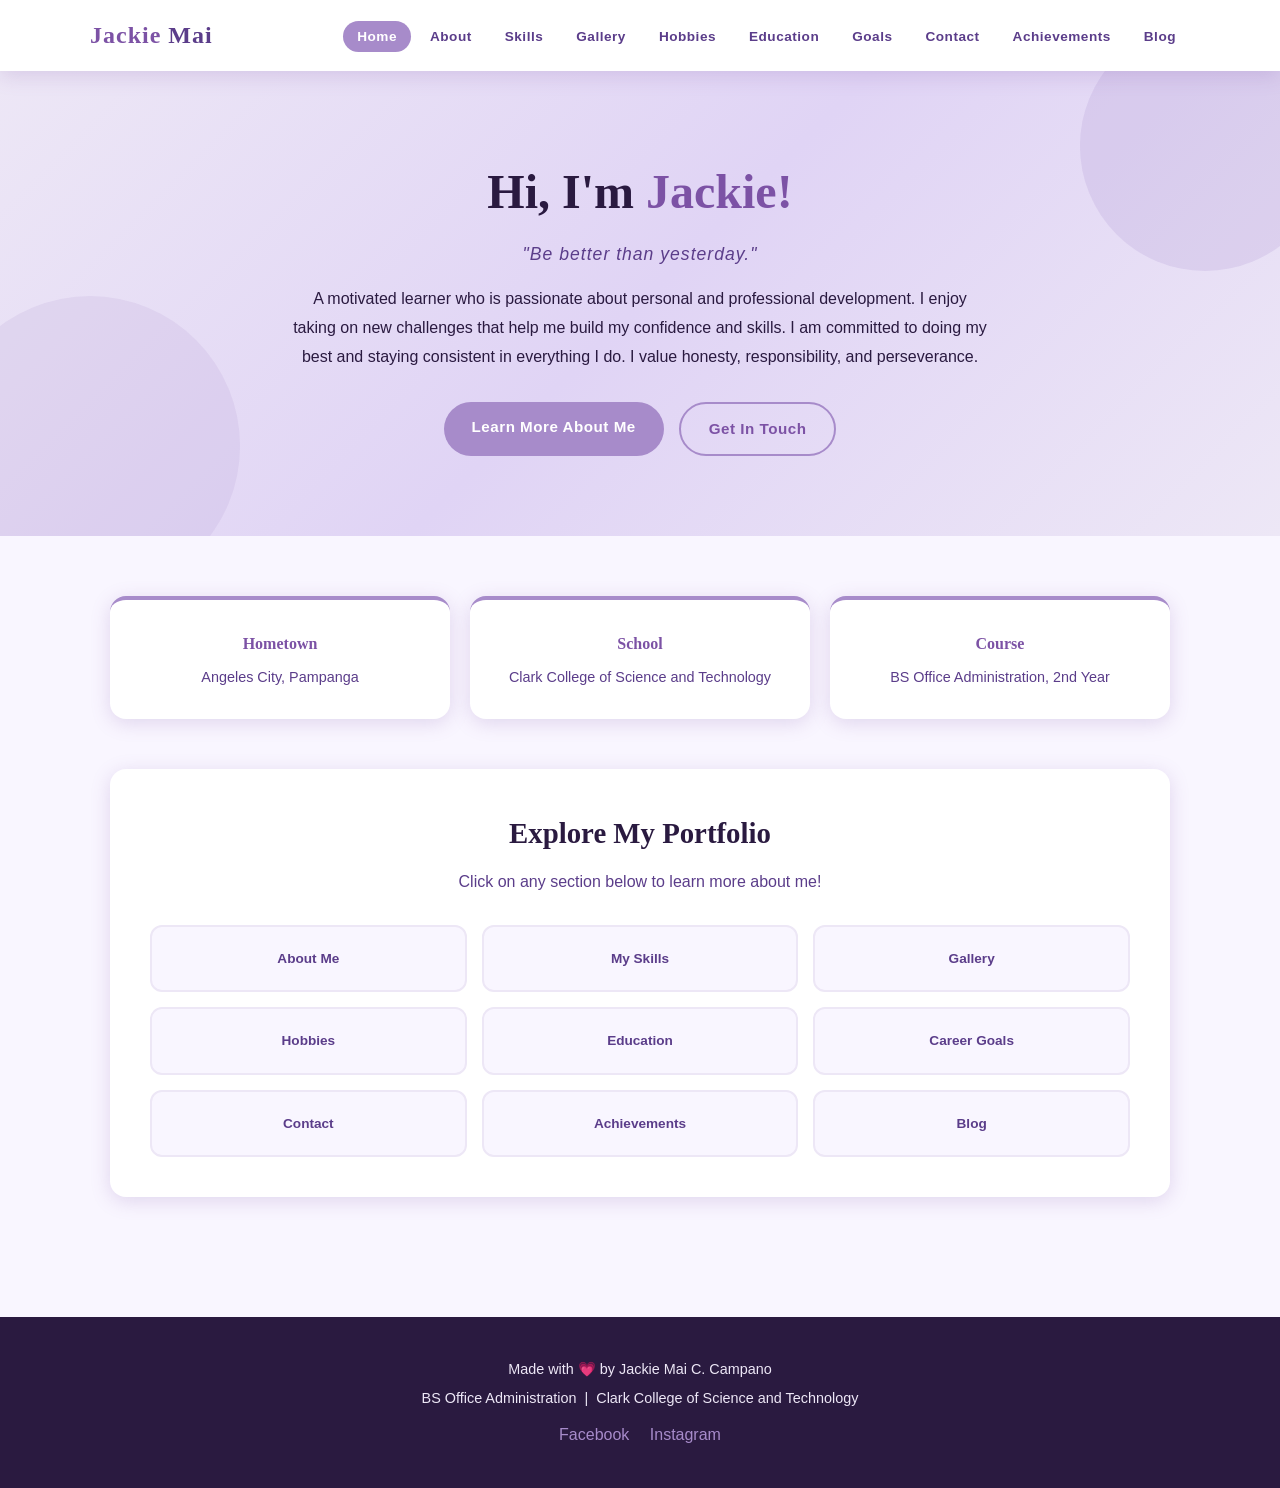
<file: index.html>
<!DOCTYPE html>
<html lang="en">
<head>
  <meta charset="UTF-8" />
  <meta name="viewport" content="width=device-width, initial-scale=1.0" />
  <title>Jackie Mai | Home</title>
  <link rel="stylesheet" href="css/style.css" />
</head>
<body>


  <nav>
    <div class="nav-container">
      <div class="nav-logo">Jackie <span>Mai</span></div>
      <ul class="nav-links">
        <li><a href="index.html" class="active">Home</a></li>
        <li><a href="about.html">About</a></li>
        <li><a href="skills.html">Skills</a></li>
        <li><a href="gallery.html">Gallery</a></li>
        <li><a href="hobbies.html">Hobbies</a></li>
        <li><a href="education.html">Education</a></li>
        <li><a href="goals.html">Goals</a></li>
        <li><a href="contact.html">Contact</a></li>
        <li><a href="achievements.html">Achievements</a></li>
        <li><a href="blog.html">Blog</a></li>
      </ul>
    </div>
  </nav>


  <section class="hero">
    <div class="hero-content">
      <h1>Hi, I'm <span>Jackie!</span></h1>
      <p class="hero-tagline">"Be better than yesterday."</p>
      <p class="hero-intro">
        A motivated learner who is passionate about personal and professional development.
        I enjoy taking on new challenges that help me build my confidence and skills.
        I am committed to doing my best and staying consistent in everything I do.
        I value honesty, responsibility, and perseverance.
      </p>
      <div class="hero-buttons">
        <a href="about.html" class="btn">Learn More About Me</a>
        <a href="contact.html" class="btn btn-outline">Get In Touch</a>
      </div>
    </div>
  </section>


  <div class="main-content">


    <div class="info-grid">
      <div class="info-card">
        <h3>Hometown</h3>
        <p>Angeles City, Pampanga</p>
      </div>
      <div class="info-card">
        <h3>School</h3>
        <p>Clark College of Science and Technology</p>
      </div>
      <div class="info-card">
        <h3>Course</h3>
        <p>BS Office Administration, 2nd Year</p>
      </div>
    </div>


    <div class="quick-links-box">
      <h2>Explore My Portfolio</h2>
      <p>Click on any section below to learn more about me!</p>
      <div class="links-grid">
        <a href="about.html" class="link-card">
          <span>About Me</span>
        </a>
        <a href="skills.html" class="link-card">
          <span>My Skills</span>
        </a>
        <a href="gallery.html" class="link-card">
          <span>Gallery</span>
        </a>
        <a href="hobbies.html" class="link-card">
          <span>Hobbies</span>
        </a>
        <a href="education.html" class="link-card">
          <span>Education</span>
        </a>
        <a href="goals.html" class="link-card">
          <span>Career Goals</span>
        </a>
        <a href="contact.html" class="link-card">
          <span>Contact</span>
        </a>
        <a href="achievements.html" class="link-card">
          <span>Achievements</span>
        </a>
        <a href="blog.html" class="link-card">
          <span>Blog</span>
        </a>
      </div>
    </div>

  </div>


  <footer>
    <p>Made with 💗 by Jackie Mai C. Campano</p>
    <p>BS Office Administration &nbsp;|&nbsp; Clark College of Science and Technology</p>
    <div class="footer-links">
      <a href="https://www.facebook.com/jackiemaicampano" target="_blank">Facebook</a>
      <a href="https://www.instagram.com/jackiemaii_" target="_blank">Instagram</a>
    </div>
  </footer>

</body>
</html>
</file>
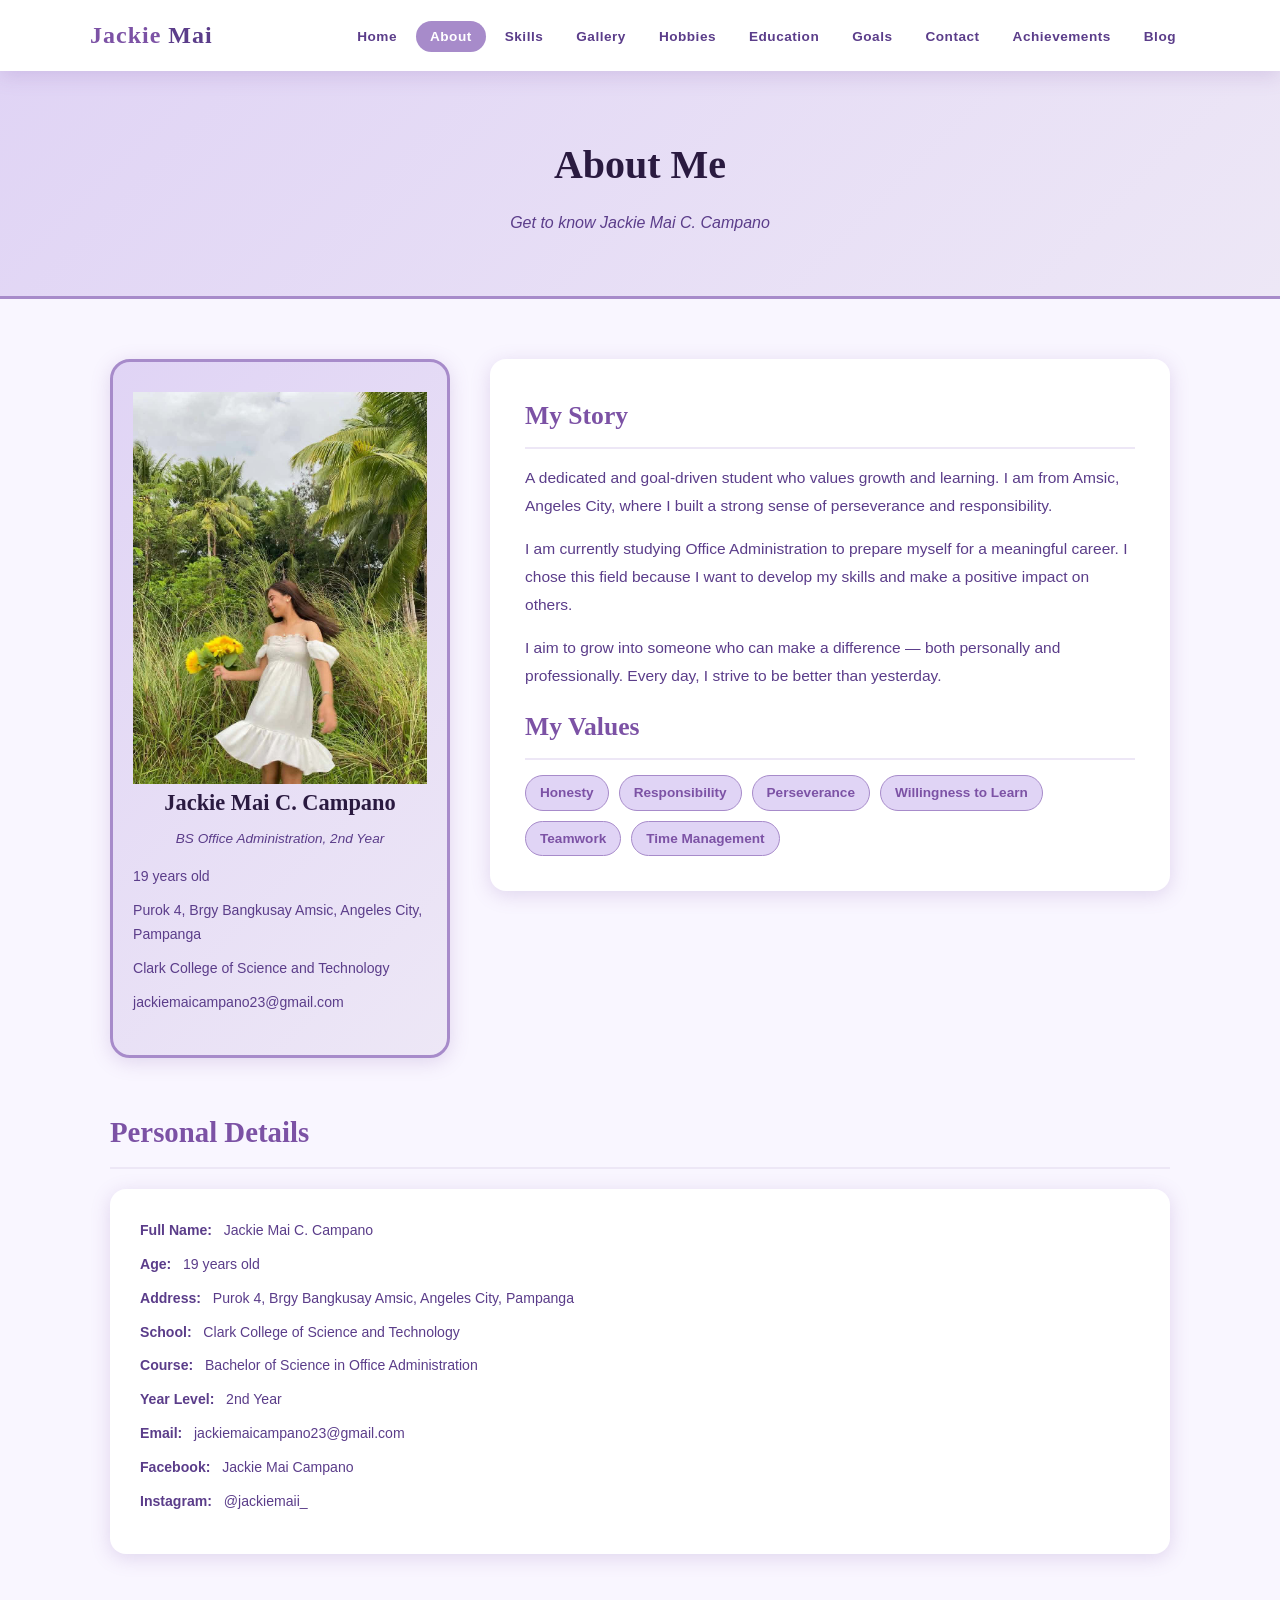
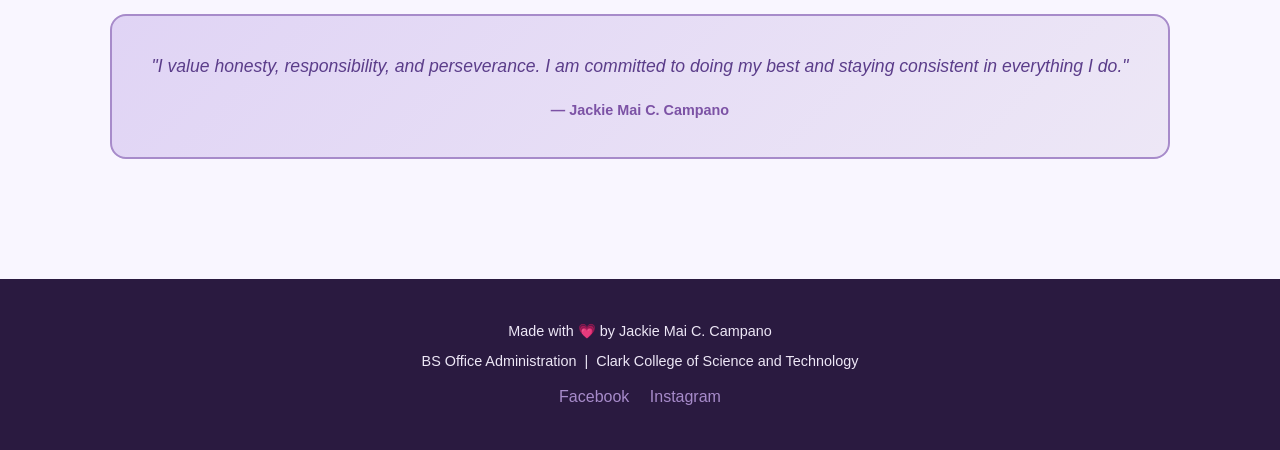
<file: about.html>
<!DOCTYPE html>
<html lang="en">
<head>
  <meta charset="UTF-8" />
  <meta name="viewport" content="width=device-width, initial-scale=1.0" />
  <title>Jackie Mai | About Me</title>
  <link rel="stylesheet" href="css/style.css" />
</head>
<body>

  <nav>
    <div class="nav-container">
      <div class="nav-logo">Jackie <span>Mai</span></div>
      <ul class="nav-links">
        <li><a href="index.html">Home</a></li>
        <li><a href="about.html" class="active">About</a></li>
        <li><a href="skills.html">Skills</a></li>
        <li><a href="gallery.html">Gallery</a></li>
        <li><a href="hobbies.html">Hobbies</a></li>
        <li><a href="education.html">Education</a></li>
        <li><a href="goals.html">Goals</a></li>
        <li><a href="contact.html">Contact</a></li>
        <li><a href="achievements.html">Achievements</a></li>
        <li><a href="blog.html">Blog</a></li>
      </ul>
    </div>
  </nav>

  <div class="page-header">
    <h1>About Me</h1>
    <p>Get to know Jackie Mai C. Campano</p>
  </div>

  <div class="main-content">

    <div class="about-grid">

      <div class="about-photo-box">
        <img src="images/profile.jpg" alt="Friends Photo 2" />
        <h2>Jackie Mai C. Campano</h2>
        <p class="about-course">BS Office Administration, 2nd Year</p>

        <div class="about-detail-item">
          <span>19 years old</span>
        </div>
        <div class="about-detail-item">
          <span>Purok 4, Brgy Bangkusay Amsic, Angeles City, Pampanga</span>
        </div>
        <div class="about-detail-item">
          <span>Clark College of Science and Technology</span>
        </div>
        <div class="about-detail-item">
          <span>jackiemaicampano23@gmail.com</span>
        </div>
      </div>

      <div class="about-bio-box">
        <h2>My Story</h2>
        <p>
          A dedicated and goal-driven student who values growth and learning.
          I am from Amsic, Angeles City, where I built a strong sense of
          perseverance and responsibility.
        </p>
        <p>
          I am currently studying Office Administration to prepare myself for
          a meaningful career. I chose this field because I want to develop
          my skills and make a positive impact on others.
        </p>
        <p>
          I aim to grow into someone who can make a difference — both
          personally and professionally. Every day, I strive to be better
          than yesterday.
        </p>

        <h2>My Values</h2>
        <div class="about-values">
          <span class="value-tag"> Honesty</span>
          <span class="value-tag"> Responsibility</span>
          <span class="value-tag"> Perseverance</span>
          <span class="value-tag"> Willingness to Learn</span>
          <span class="value-tag"> Teamwork</span>
          <span class="value-tag"> Time Management</span>
        </div>
      </div>

    </div>


    <div class="section">
      <h2 class="section-title">Personal Details</h2>
      <div class="card">
        <div class="about-detail-item">
          <span><strong>Full Name:</strong> &nbsp; Jackie Mai C. Campano</span>
        </div>
        <div class="about-detail-item">
          <span><strong>Age:</strong> &nbsp; 19 years old</span>
        </div>
        <div class="about-detail-item">
          <span><strong>Address:</strong> &nbsp; Purok 4, Brgy Bangkusay Amsic, Angeles City, Pampanga</span>
        </div>
        <div class="about-detail-item">
          <span><strong>School:</strong> &nbsp; Clark College of Science and Technology</span>
        </div>
        <div class="about-detail-item">
          <span><strong>Course:</strong> &nbsp; Bachelor of Science in Office Administration</span>
        </div>
        <div class="about-detail-item">
          <span><strong>Year Level:</strong> &nbsp; 2nd Year</span>
        </div>
        <div class="about-detail-item">
          <span><strong>Email:</strong> &nbsp; jackiemaicampano23@gmail.com</span>
        </div>
        <div class="about-detail-item">
          <span><strong>Facebook:</strong> &nbsp; Jackie Mai Campano</span>
        </div>
        <div class="about-detail-item">
          <span><strong>Instagram:</strong> &nbsp; @jackiemaii_</span>
        </div>
      </div>
    </div>

    <div class="hobbies-quote-box">
      <p>"I value honesty, responsibility, and perseverance. I am committed to
         doing my best and staying consistent in everything I do."</p>
      <span>— Jackie Mai C. Campano</span>
    </div>

  </div>

  <footer>
    <p>Made with 💗 by Jackie Mai C. Campano</p>
    <p>BS Office Administration &nbsp;|&nbsp; Clark College of Science and Technology</p>
    <div class="footer-links">
      <a href="https://www.facebook.com/jackiemaicampano" target="_blank">Facebook</a>
      <a href="https://www.instagram.com/jackiemaii_" target="_blank">Instagram</a>
    </div>
  </footer>

</body>
</html>
</file>
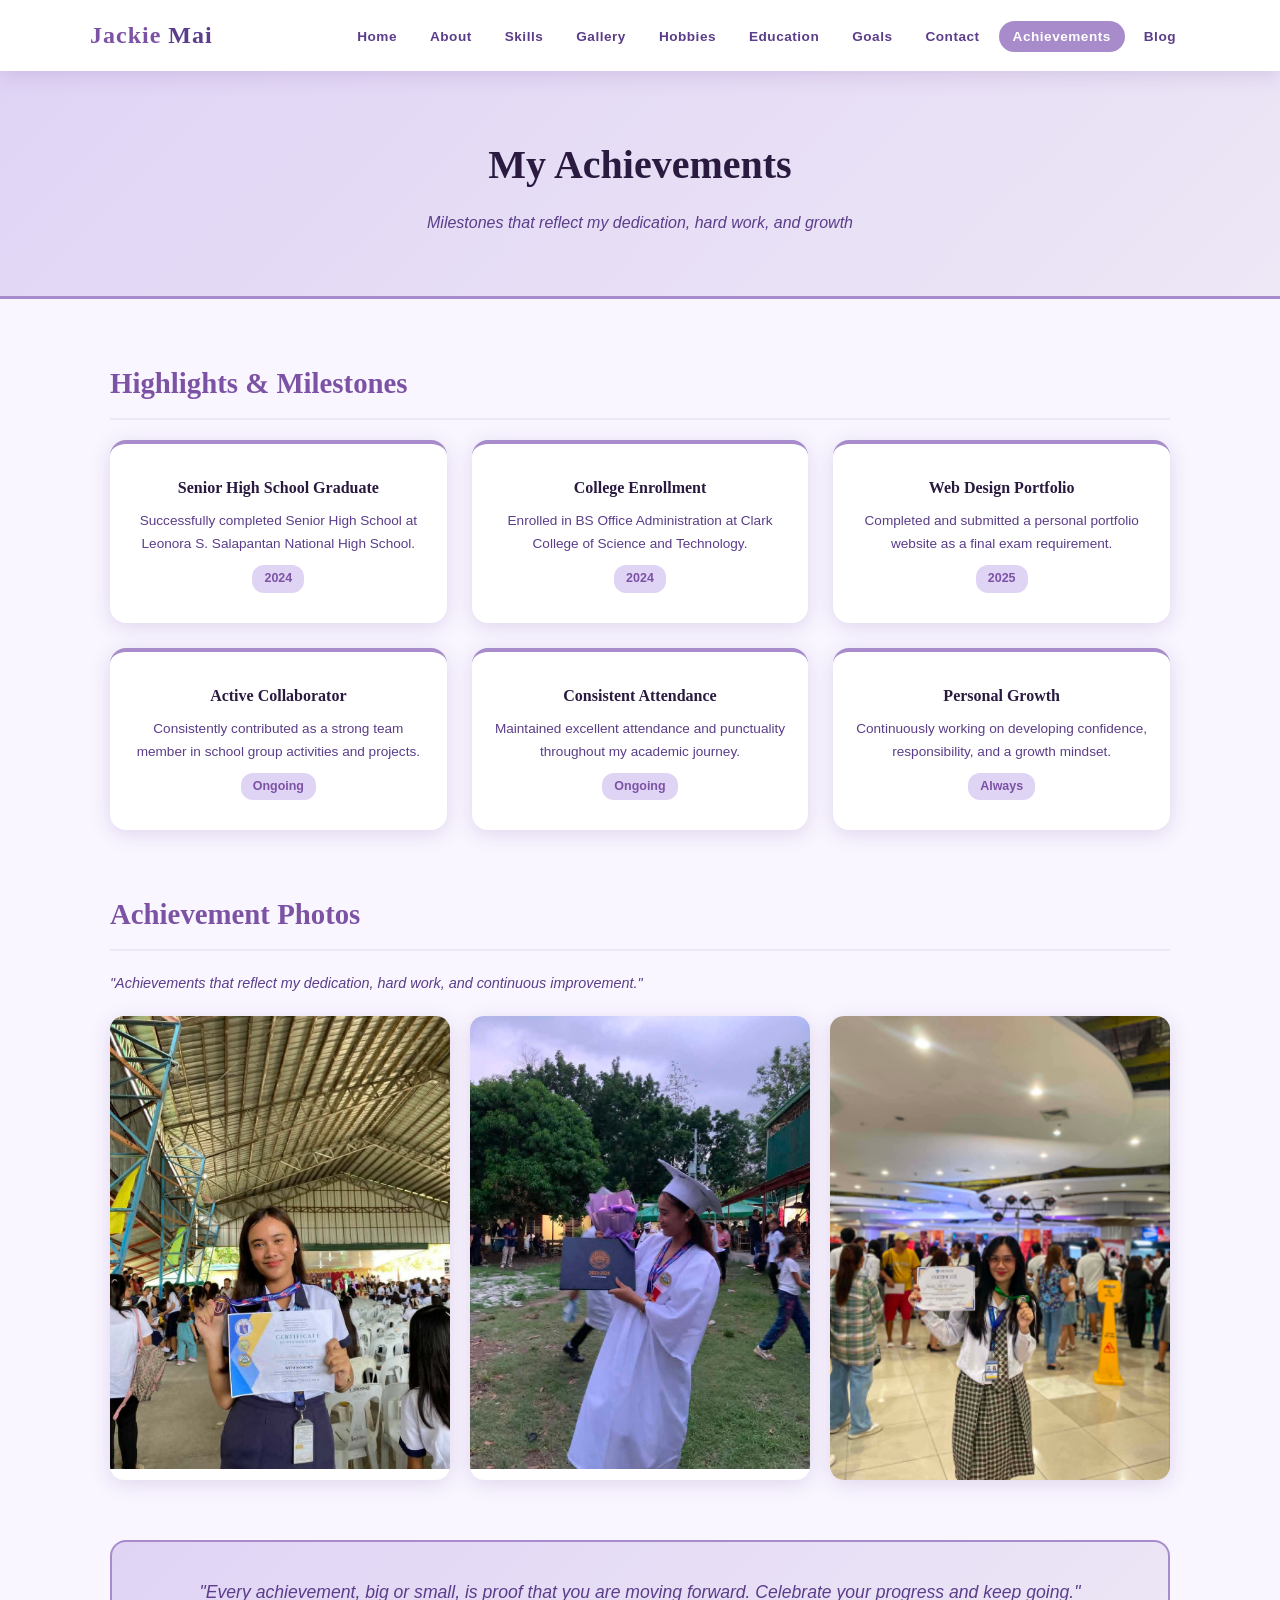
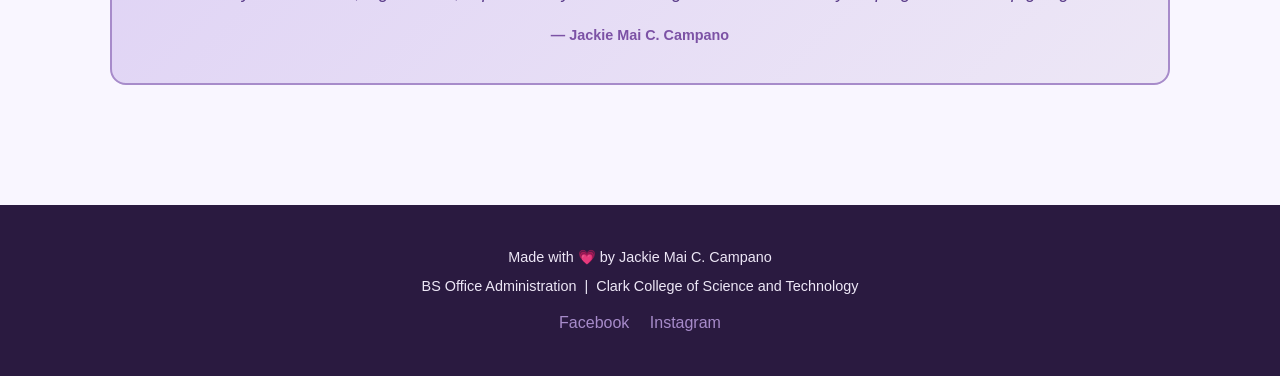
<file: achievements.html>
<!DOCTYPE html>
<html lang="en">
<head>
  <meta charset="UTF-8" />
  <meta name="viewport" content="width=device-width, initial-scale=1.0" />
  <title>Jackie Mai | Achievements</title>
  <link rel="stylesheet" href="css/style.css" />
</head>
<body>


  <nav>
    <div class="nav-container">
      <div class="nav-logo">Jackie <span>Mai</span></div>
      <ul class="nav-links">
        <li><a href="index.html">Home</a></li>
        <li><a href="about.html">About</a></li>
        <li><a href="skills.html">Skills</a></li>
        <li><a href="gallery.html">Gallery</a></li>
        <li><a href="hobbies.html">Hobbies</a></li>
        <li><a href="education.html">Education</a></li>
        <li><a href="goals.html">Goals</a></li>
        <li><a href="contact.html">Contact</a></li>
        <li><a href="achievements.html" class="active">Achievements</a></li>
        <li><a href="blog.html">Blog</a></li>
      </ul>
    </div>
  </nav>


  <div class="page-header">
    <h1>My Achievements</h1>
    <p>Milestones that reflect my dedication, hard work, and growth</p>
  </div>

  <div class="main-content">

    <div class="section">
      <h2 class="section-title">Highlights &amp; Milestones</h2>
      <div class="achievements-grid">

        <div class="achievement-card">
          <h3>Senior High School Graduate</h3>
          <p>Successfully completed Senior High School at Leonora S. Salapantan National High School.</p>
          <span class="ach-year">2024</span>
        </div>

        <div class="achievement-card">
          <h3>College Enrollment</h3>
          <p>Enrolled in BS Office Administration at Clark College of Science and Technology.</p>
          <span class="ach-year">2024</span>
        </div>

        <div class="achievement-card">
          <h3>Web Design Portfolio</h3>
          <p>Completed and submitted a personal portfolio website as a final exam requirement.</p>
          <span class="ach-year">2025</span>
        </div>

        <div class="achievement-card">
          <h3>Active Collaborator</h3>
          <p>Consistently contributed as a strong team member in school group activities and projects.</p>
          <span class="ach-year">Ongoing</span>
        </div>

        <div class="achievement-card">
          <h3>Consistent Attendance</h3>
          <p>Maintained excellent attendance and punctuality throughout my academic journey.</p>
          <span class="ach-year">Ongoing</span>
        </div>

        <div class="achievement-card">
          <h3>Personal Growth</h3>
          <p>Continuously working on developing confidence, responsibility, and a growth mindset.</p>
          <span class="ach-year">Always</span>
        </div>

      </div>
    </div>

    <div class="section">
      <h2 class="section-title">Achievement Photos</h2>
      <p class="gallery-section-desc">"Achievements that reflect my dedication, hard work, and continuous improvement."</p>

      <div class="achievements-photo-grid">

        <div class="ach-photo-item">
          <img src="images/ac1.jpg" alt="Family Photo 3" />
        </div>

        <div class="ach-photo-item">
          <img src="images/ac2.jpg" alt="Family Photo 3" />
        </div>

        <div class="ach-photo-item">
          <img src="images/ac3.jpg" alt="Family Photo 3" />
        </div>

      </div>
    </div>

    <div class="hobbies-quote-box">
      <p>"Every achievement, big or small, is proof that you are moving forward.
         Celebrate your progress and keep going."</p>
      <span>— Jackie Mai C. Campano</span>
    </div>

  </div>

  <footer>
    <p>Made with 💗 by Jackie Mai C. Campano</p>
    <p>BS Office Administration &nbsp;|&nbsp; Clark College of Science and Technology</p>
    <div class="footer-links">
      <a href="https://www.facebook.com/jackiemaicampano" target="_blank">Facebook</a>
      <a href="https://www.instagram.com/jackiemaii_" target="_blank">Instagram</a>
    </div>
  </footer>

</body>
</html>
</file>
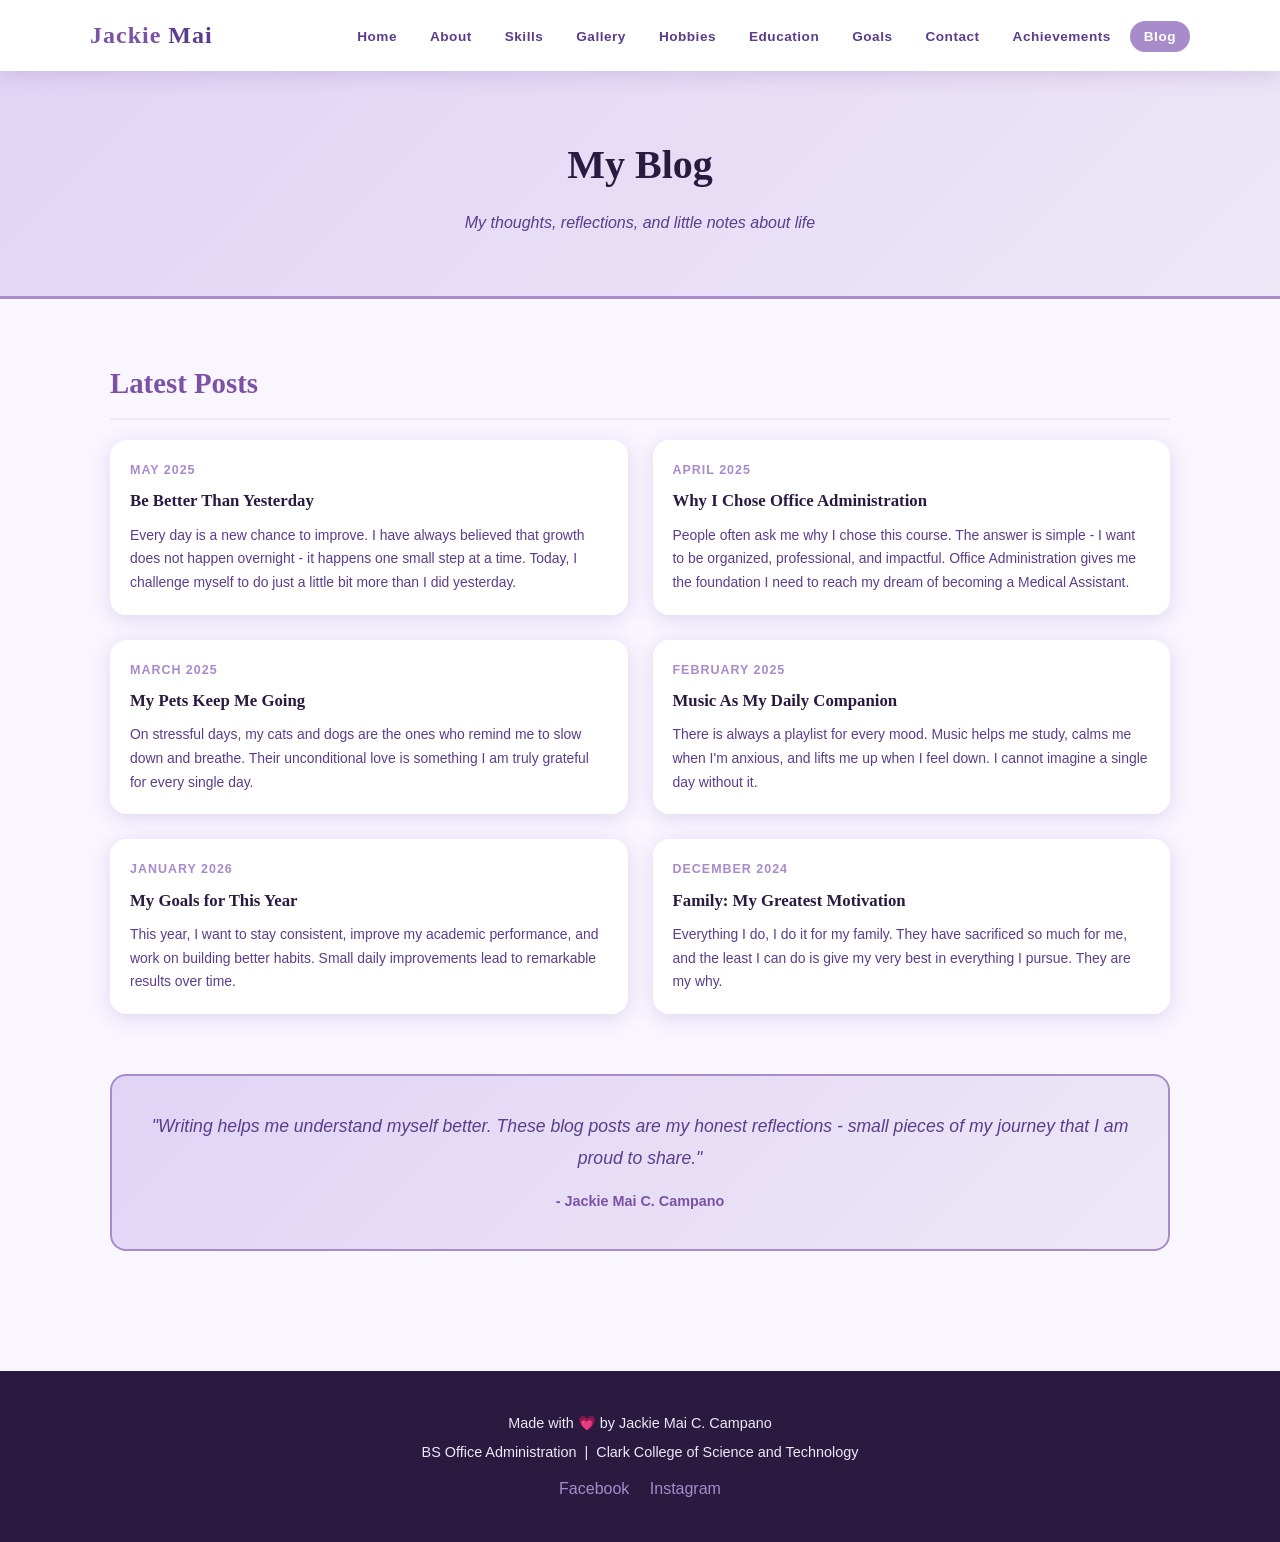
<file: blog.html>
<!DOCTYPE html>
<html lang="en">
<head>
  <meta charset="UTF-8" />
  <meta name="viewport" content="width=device-width, initial-scale=1.0" />
  <title>Jackie Mai | Blog</title>
  <link rel="stylesheet" href="css/style.css" />
</head>
<body>


  <nav>
    <div class="nav-container">
      <div class="nav-logo">Jackie <span>Mai</span></div>
      <ul class="nav-links">
        <li><a href="index.html">Home</a></li>
        <li><a href="about.html">About</a></li>
        <li><a href="skills.html">Skills</a></li>
        <li><a href="gallery.html">Gallery</a></li>
        <li><a href="hobbies.html">Hobbies</a></li>
        <li><a href="education.html">Education</a></li>
        <li><a href="goals.html">Goals</a></li>
        <li><a href="contact.html">Contact</a></li>
        <li><a href="achievements.html">Achievements</a></li>
        <li><a href="blog.html" class="active">Blog</a></li>
      </ul>
    </div>
  </nav>


  <div class="page-header">
    <h1>My Blog</h1>
    <p>My thoughts, reflections, and little notes about life</p>
  </div>


  <div class="main-content">

    <div class="section">
      <h2 class="section-title">Latest Posts</h2>

      <div class="blog-grid">

        <div class="blog-card">
          <div class="blog-body">
            <p class="blog-date">May 2025</p>
            <h3>Be Better Than Yesterday</h3>
            <p>
              Every day is a new chance to improve. I have always believed that growth
              does not happen overnight - it happens one small step at a time. Today, I
              challenge myself to do just a little bit more than I did yesterday.
            </p>
          </div>
        </div>

        <div class="blog-card">
          <div class="blog-body">
            <p class="blog-date">April 2025</p>
            <h3>Why I Chose Office Administration</h3>
            <p>
              People often ask me why I chose this course. The answer is simple -
              I want to be organized, professional, and impactful. Office Administration
              gives me the foundation I need to reach my dream of becoming a Medical Assistant.
            </p>
          </div>
        </div>

        <div class="blog-card">
          <div class="blog-body">
            <p class="blog-date">March 2025</p>
            <h3>My Pets Keep Me Going</h3>
            <p>
              On stressful days, my cats and dogs are the ones who remind me to slow down
              and breathe. Their unconditional love is something I am truly grateful for
              every single day.
            </p>
          </div>
        </div>

        <div class="blog-card">
          <div class="blog-body">
            <p class="blog-date">February 2025</p>
            <h3>Music As My Daily Companion</h3>
            <p>
              There is always a playlist for every mood. Music helps me study, calms
              me when I'm anxious, and lifts me up when I feel down. I cannot imagine
              a single day without it.
            </p>
          </div>
        </div>

        <div class="blog-card">
          <div class="blog-body">
            <p class="blog-date">January 2026</p>
            <h3>My Goals for This Year</h3>
            <p>
              This year, I want to stay consistent, improve my academic performance,
              and work on building better habits. Small daily improvements lead to
              remarkable results over time.
            </p>
          </div>
        </div>

        <div class="blog-card">
          <div class="blog-body">
            <p class="blog-date">December 2024</p>
            <h3>Family: My Greatest Motivation</h3>
            <p>
              Everything I do, I do it for my family. They have sacrificed so much
              for me, and the least I can do is give my very best in everything I
              pursue. They are my why.
            </p>
          </div>
        </div>

      </div>
    </div>


    <div class="hobbies-quote-box">
      <p>"Writing helps me understand myself better. These blog posts are my honest
         reflections - small pieces of my journey that I am proud to share."</p>
      <span>- Jackie Mai C. Campano</span>
    </div>

  </div>


  <footer>
    <p>Made with 💗 by Jackie Mai C. Campano</p>
    <p>BS Office Administration &nbsp;|&nbsp; Clark College of Science and Technology</p>
    <div class="footer-links">
      <a href="https://www.facebook.com/jackiemaicampano" target="_blank">Facebook</a>
      <a href="https://www.instagram.com/jackiemaii_" target="_blank">Instagram</a>
    </div>
  </footer>

</body>
</html>
</file>
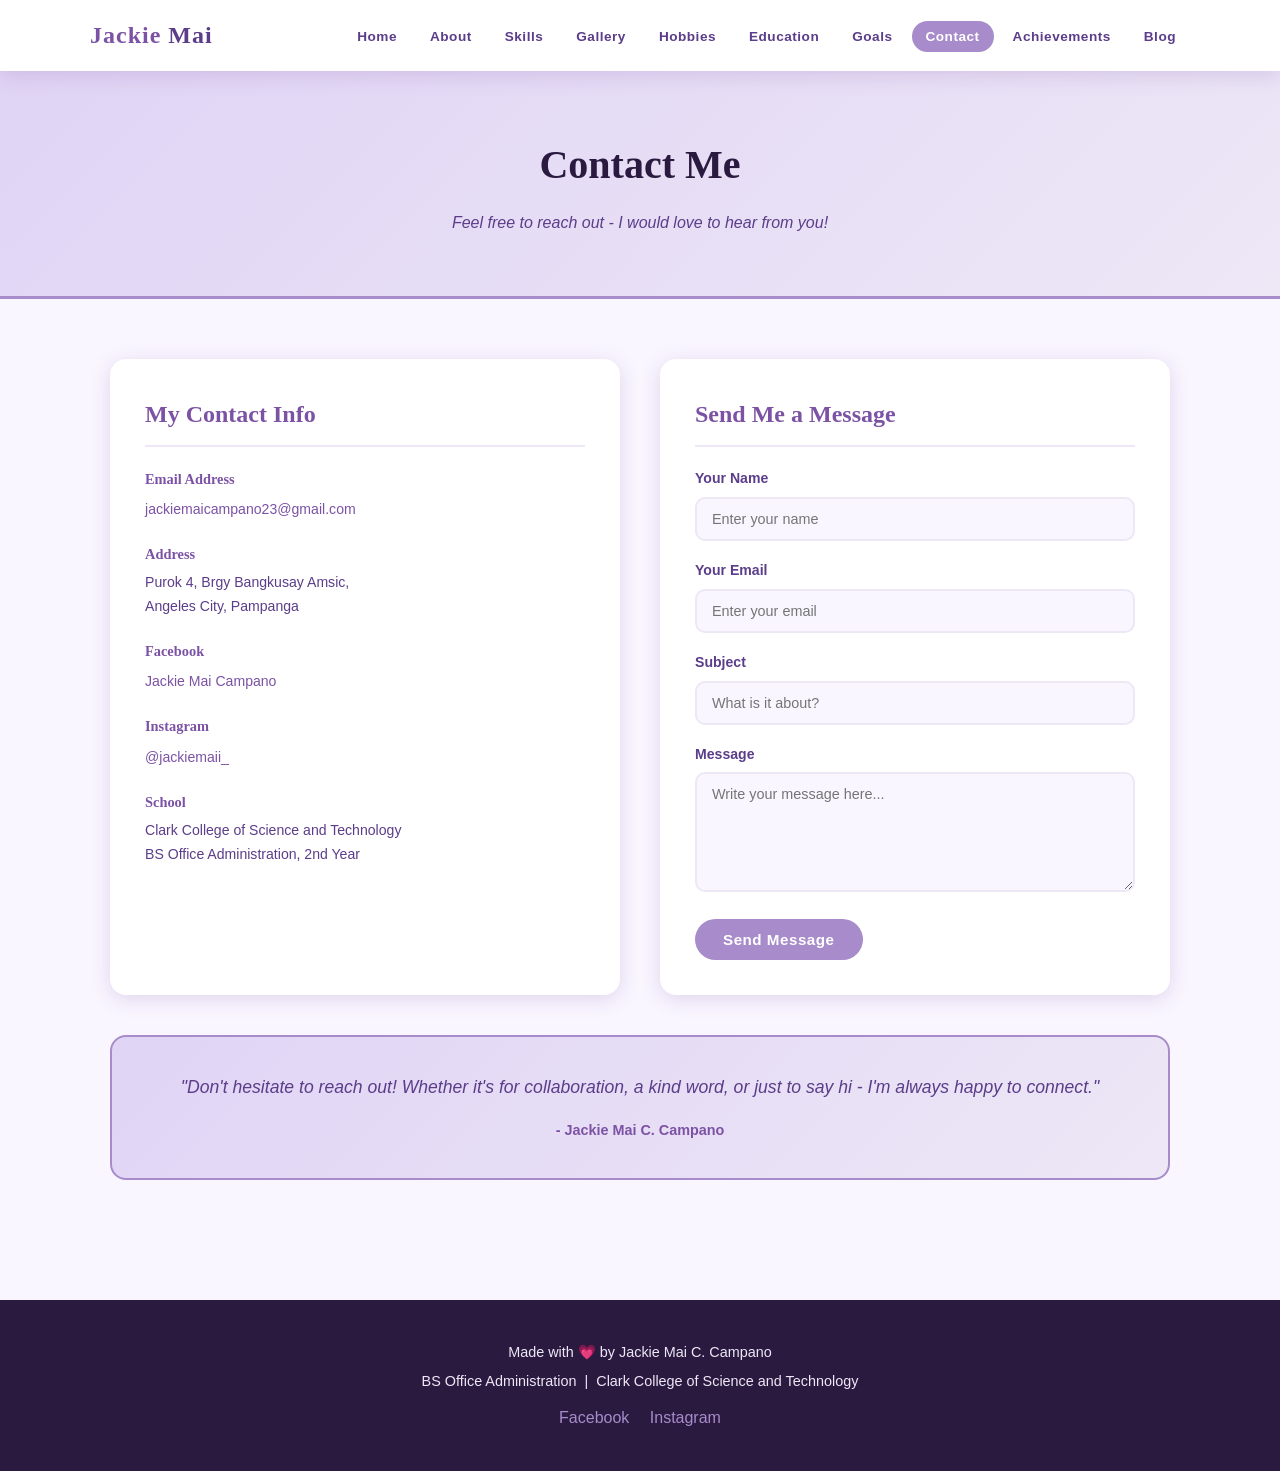
<file: contact.html>
<!DOCTYPE html>
<html lang="en">
<head>
  <meta charset="UTF-8" />
  <meta name="viewport" content="width=device-width, initial-scale=1.0" />
  <title>Jackie Mai | Contact</title>
  <link rel="stylesheet" href="css/style.css" />
</head>
<body>

  <nav>
    <div class="nav-container">
      <div class="nav-logo">Jackie <span>Mai</span></div>
      <ul class="nav-links">
        <li><a href="index.html">Home</a></li>
        <li><a href="about.html">About</a></li>
        <li><a href="skills.html">Skills</a></li>
        <li><a href="gallery.html">Gallery</a></li>
        <li><a href="hobbies.html">Hobbies</a></li>
        <li><a href="education.html">Education</a></li>
        <li><a href="goals.html">Goals</a></li>
        <li><a href="contact.html" class="active">Contact</a></li>
        <li><a href="achievements.html">Achievements</a></li>
        <li><a href="blog.html">Blog</a></li>
      </ul>
    </div>
  </nav>


  <div class="page-header">
    <h1>Contact Me</h1>
    <p>Feel free to reach out - I would love to hear from you!</p>
  </div>


  <div class="main-content">

    <div class="contact-grid">


      <div class="contact-info-box">
        <h2>My Contact Info</h2>

        <div class="contact-item">
          <div>
            <h4>Email Address</h4>
            <a href="mailto:jackiemaicampano23@gmail.com">jackiemaicampano23@gmail.com</a>
          </div>
        </div>

        <div class="contact-item">
          <div>
            <h4>Address</h4>
            <p>Purok 4, Brgy Bangkusay Amsic,<br />Angeles City, Pampanga</p>
          </div>
        </div>

        <div class="contact-item">
          <div>
            <h4>Facebook</h4>
            <a href="https://www.facebook.com/jackiemaicampano" target="_blank">Jackie Mai Campano</a>
          </div>
        </div>

        <div class="contact-item">
          <div>
            <h4>Instagram</h4>
            <a href="https://www.instagram.com/jackiemaii_" target="_blank">@jackiemaii_</a>
          </div>
        </div>

        <div class="contact-item">
          <div>
            <h4>School</h4>
            <p>Clark College of Science and Technology<br />BS Office Administration, 2nd Year</p>
          </div>
        </div>

      </div>

      <div class="contact-form-box">
        <h2>Send Me a Message</h2>

        <form>
          <div class="form-group">
            <label for="name">Your Name</label>
            <input type="text" id="name" name="name" placeholder="Enter your name" />
          </div>

          <div class="form-group">
            <label for="email">Your Email</label>
            <input type="email" id="email" name="email" placeholder="Enter your email" />
          </div>

          <div class="form-group">
            <label for="subject">Subject</label>
            <input type="text" id="subject" name="subject" placeholder="What is it about?" />
          </div>

          <div class="form-group">
            <label for="message">Message</label>
            <textarea id="message" name="message" placeholder="Write your message here..."></textarea>
          </div>

          <button type="submit" class="btn">Send Message</button>
        </form>
      </div>

    </div>


    <div class="hobbies-quote-box">
      <p>"Don't hesitate to reach out! Whether it's for collaboration,
         a kind word, or just to say hi - I'm always happy to connect."</p>
      <span>- Jackie Mai C. Campano</span>
    </div>

  </div>

 
  <footer>
    <p>Made with 💗 by Jackie Mai C. Campano</p>
    <p>BS Office Administration &nbsp;|&nbsp; Clark College of Science and Technology</p>
    <div class="footer-links">
      <a href="https://www.facebook.com/jackiemaicampano" target="_blank">Facebook</a>
      <a href="https://www.instagram.com/jackiemaii_" target="_blank">Instagram</a>
    </div>
  </footer>

</body>
</html>
</file>
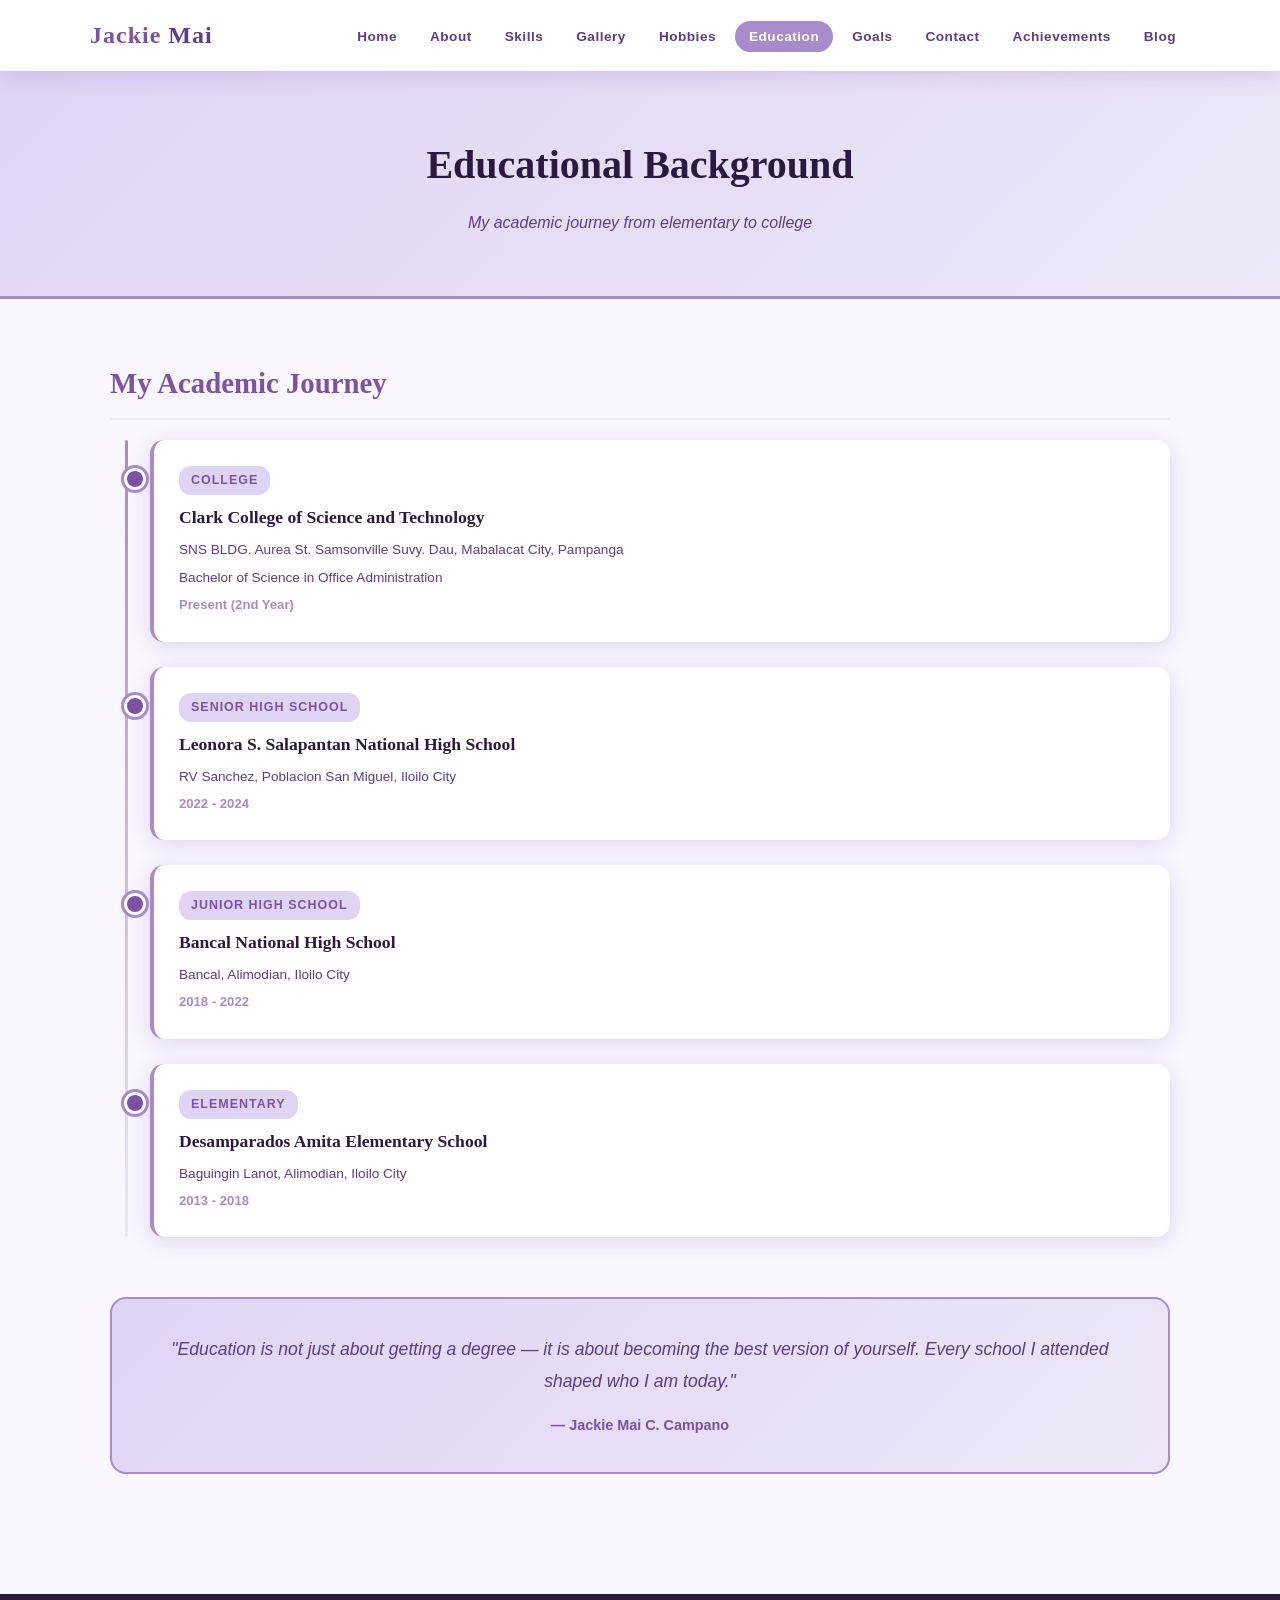
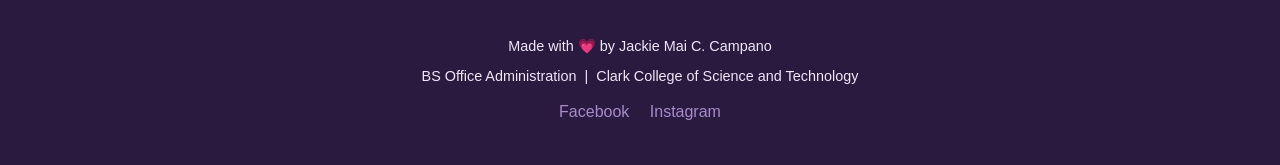
<file: education.html>
<!DOCTYPE html>
<html lang="en">
<head>
  <meta charset="UTF-8" />
  <meta name="viewport" content="width=device-width, initial-scale=1.0" />
  <title>Jackie Mai | Education</title>
  <link rel="stylesheet" href="css/style.css" />
</head>
<body>


  <nav>
    <div class="nav-container">
      <div class="nav-logo">Jackie <span>Mai</span></div>
      <ul class="nav-links">
        <li><a href="index.html">Home</a></li>
        <li><a href="about.html">About</a></li>
        <li><a href="skills.html">Skills</a></li>
        <li><a href="gallery.html">Gallery</a></li>
        <li><a href="hobbies.html">Hobbies</a></li>
        <li><a href="education.html" class="active">Education</a></li>
        <li><a href="goals.html">Goals</a></li>
        <li><a href="contact.html">Contact</a></li>
        <li><a href="achievements.html">Achievements</a></li>
        <li><a href="blog.html">Blog</a></li>
      </ul>
    </div>
  </nav>


  <div class="page-header">
    <h1>Educational Background</h1>
    <p>My academic journey from elementary to college</p>
  </div>


  <div class="main-content">

    <div class="section">
      <h2 class="section-title">My Academic Journey</h2>

      <div class="edu-timeline">


        <div class="edu-item">
          <span class="edu-level"> College</span>
          <h3>Clark College of Science and Technology</h3>
          <p class="edu-address">SNS BLDG. Aurea St. Samsonville Suvy. Dau, Mabalacat City, Pampanga</p>
          <p class="edu-address">Bachelor of Science in Office Administration</p>
          <p class="edu-year">Present (2nd Year)</p>
        </div>


        <div class="edu-item">
          <span class="edu-level"> Senior High School</span>
          <h3>Leonora S. Salapantan National High School</h3>
          <p class="edu-address">RV Sanchez, Poblacion San Miguel, Iloilo City</p>
          <p class="edu-year">2022 - 2024</p>
        </div>


        <div class="edu-item">
          <span class="edu-level"> Junior High School</span>
          <h3>Bancal National High School</h3>
          <p class="edu-address">Bancal, Alimodian, Iloilo City</p>
          <p class="edu-year">2018 - 2022</p>
        </div>


        <div class="edu-item">
          <span class="edu-level"> Elementary</span>
          <h3>Desamparados Amita Elementary School</h3>
          <p class="edu-address">Baguingin Lanot, Alimodian, Iloilo City</p>
          <p class="edu-year">2013 - 2018</p>
        </div>

      </div>
    </div>


    <div class="hobbies-quote-box">
      <p>"Education is not just about getting a degree — it is about becoming the best
         version of yourself. Every school I attended shaped who I am today."</p>
      <span>— Jackie Mai C. Campano</span>
    </div>

  </div>


  <footer>
    <p>Made with 💗 by Jackie Mai C. Campano</p>
    <p>BS Office Administration &nbsp;|&nbsp; Clark College of Science and Technology</p>
    <div class="footer-links">
      <a href="https://www.facebook.com/jackiemaicampano" target="_blank">Facebook</a>
      <a href="https://www.instagram.com/jackiemaii_" target="_blank">Instagram</a>
    </div>
  </footer>

</body>
</html>
</file>
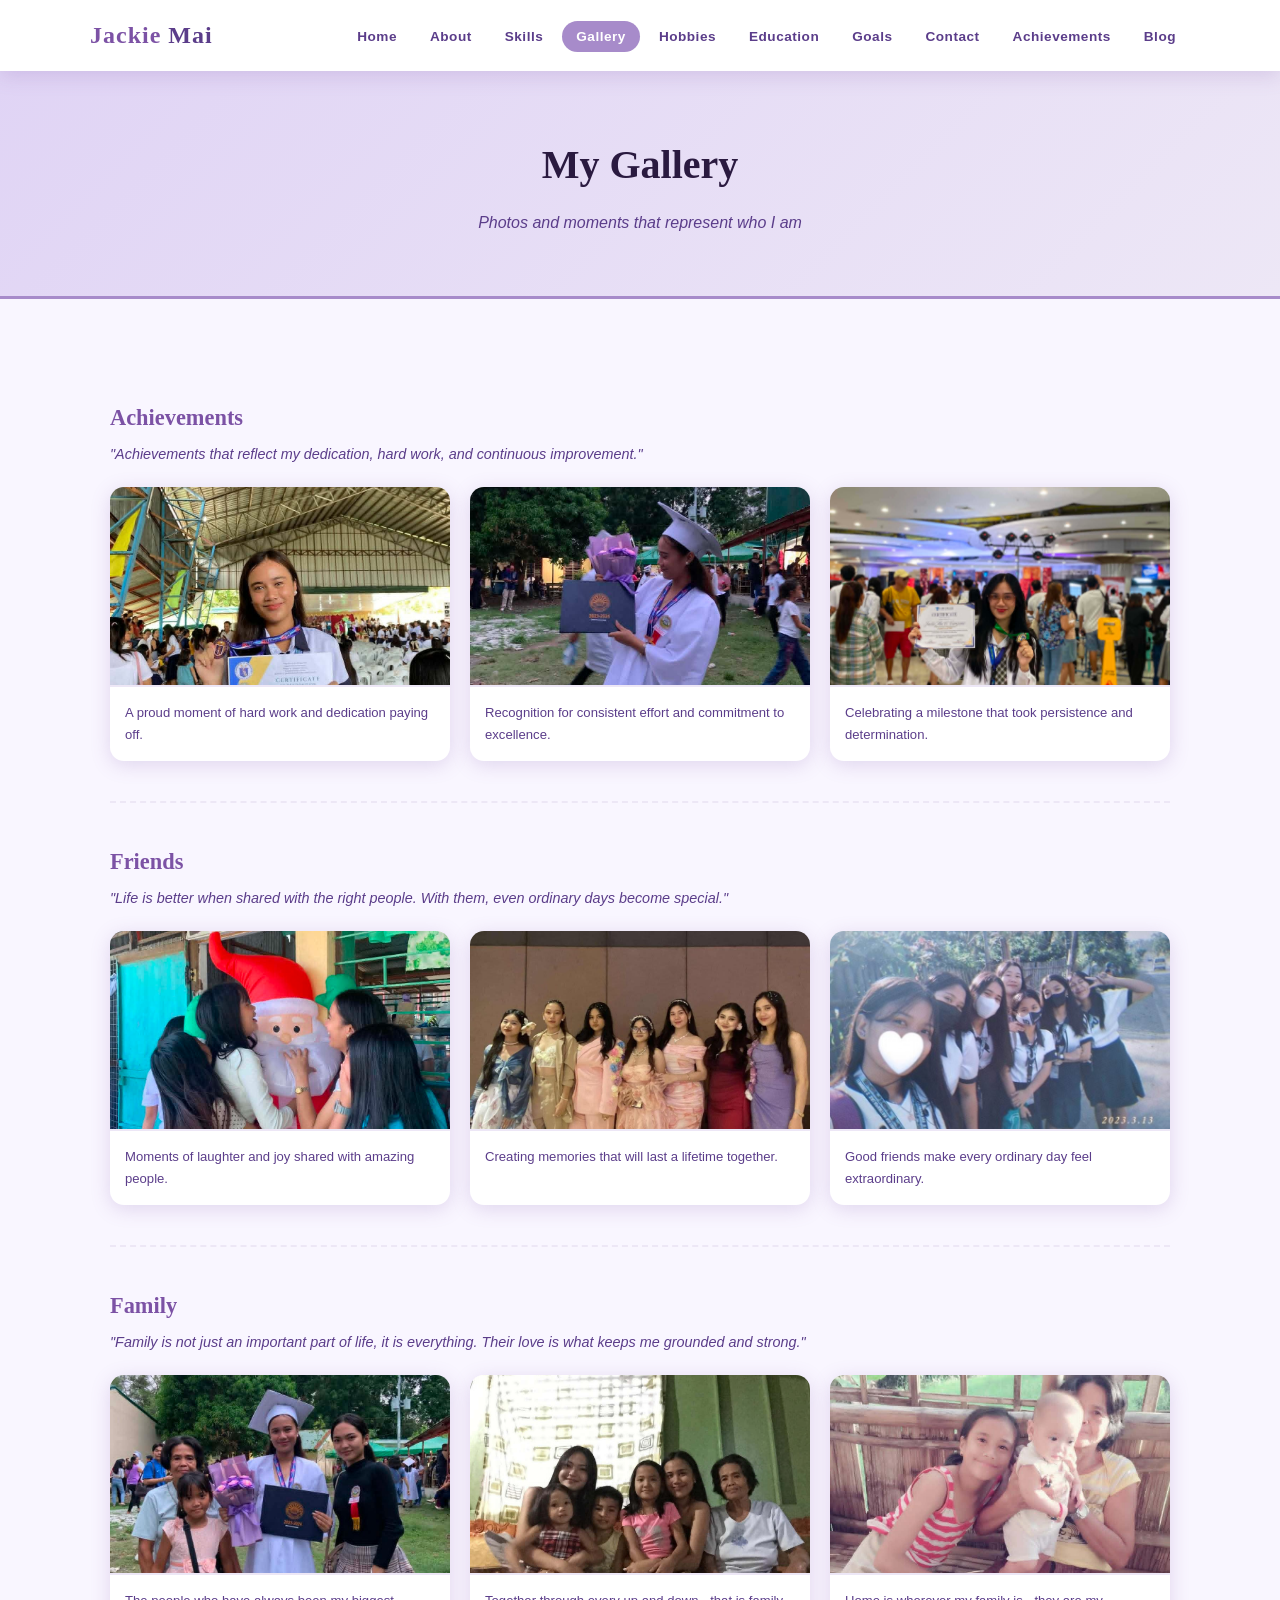
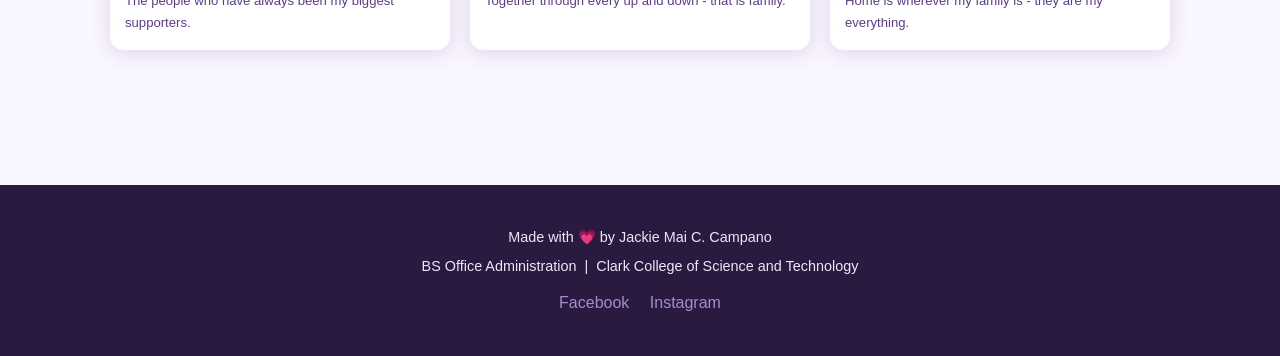
<file: gallery.html>
<!DOCTYPE html>
<html lang="en">
<head>
  <meta charset="UTF-8" />
  <meta name="viewport" content="width=device-width, initial-scale=1.0" />
  <title>Jackie Mai | Gallery</title>
  <link rel="stylesheet" href="css/style.css" />
</head>
<body>


  <nav>
    <div class="nav-container">
      <div class="nav-logo">Jackie <span>Mai</span></div>
      <ul class="nav-links">
        <li><a href="index.html">Home</a></li>
        <li><a href="about.html">About</a></li>
        <li><a href="skills.html">Skills</a></li>
        <li><a href="gallery.html" class="active">Gallery</a></li>
        <li><a href="hobbies.html">Hobbies</a></li>
        <li><a href="education.html">Education</a></li>
        <li><a href="goals.html">Goals</a></li>
        <li><a href="contact.html">Contact</a></li>
        <li><a href="achievements.html">Achievements</a></li>
        <li><a href="blog.html">Blog</a></li>
      </ul>
    </div>
  </nav>


  <div class="page-header">
    <h1>My Gallery</h1>
    <p>Photos and moments that represent who I am</p>
  </div>

  <div class="main-content">


    <h2 class="gallery-section-title"> Achievements</h2>
    <p class="gallery-section-desc">"Achievements that reflect my dedication, hard work, and continuous improvement."</p>
    <div class="gallery-grid">

      <div class="gallery-item">
        <div class="g-photo">
          <img src="images/ac1.jpg" alt="Achievement Photo 1" />
        </div>
        <div class="g-caption">
          <p>A proud moment of hard work and dedication paying off.</p>
        </div>
      </div>

      <div class="gallery-item">
        <div class="g-photo">
          <img src="images/ac2.jpg" alt="Achievement Photo 2" />
        </div>
        <div class="g-caption">
          <p>Recognition for consistent effort and commitment to excellence.</p>
        </div>
      </div>

      <div class="gallery-item">
        <div class="g-photo">
          <img src="images/ac3.jpg" alt="Achievement Photo 3" />
        </div>
        <div class="g-caption">
          <p>Celebrating a milestone that took persistence and determination.</p>
        </div>
      </div>

    </div>

    <hr class="gallery-divider" />


    <h2 class="gallery-section-title"> Friends</h2>
    <p class="gallery-section-desc">"Life is better when shared with the right people. With them, even ordinary days become special."</p>
    <div class="gallery-grid">

      <div class="gallery-item">
        <div class="g-photo">
          <img src="images/f2.jpg" alt="Friends Photo 1" />
        </div>
        <div class="g-caption">
          <p>Moments of laughter and joy shared with amazing people.</p>
        </div>
      </div>

      <div class="gallery-item">
        <div class="g-photo">
          <img src="images/f1.jpg" alt="Friends Photo 2" />
        </div>
        <div class="g-caption">
          <p>Creating memories that will last a lifetime together.</p>
        </div>
      </div>

      <div class="gallery-item">
        <div class="g-photo">
          <img src="images/f3.jpg" alt="Friends Photo 3" />
        </div>
        <div class="g-caption">
          <p>Good friends make every ordinary day feel extraordinary.</p>
        </div>
      </div>

    </div>

    <hr class="gallery-divider" />


    <h2 class="gallery-section-title"> Family</h2>
    <p class="gallery-section-desc">"Family is not just an important part of life, it is everything. Their love is what keeps me grounded and strong."</p>
    <div class="gallery-grid">

      <div class="gallery-item">
        <div class="g-photo">
          <img src="images/fam2.jpg" alt="Family Photo 1" />
        </div>
        <div class="g-caption">
          <p>The people who have always been my biggest supporters.</p>
        </div>
      </div>

      <div class="gallery-item">
        <div class="g-photo">
          <img src="images/fam1.jpg" alt="Family Photo 2" />
        </div>
        <div class="g-caption">
          <p>Together through every up and down - that is family.</p>
        </div>
      </div>

      <div class="gallery-item">
        <div class="g-photo">
          <img src="images/fam3.jpg" alt="Family Photo 3" />
        </div>
        <div class="g-caption">
          <p>Home is wherever my family is - they are my everything.</p>
        </div>
      </div>

    </div>

  </div>


  <footer>
    <p>Made with 💗 by Jackie Mai C. Campano</p>
    <p>BS Office Administration &nbsp;|&nbsp; Clark College of Science and Technology</p>
    <div class="footer-links">
      <a href="https://www.facebook.com/jackiemaicampano" target="_blank">Facebook</a>
      <a href="https://www.instagram.com/jackiemaii_" target="_blank">Instagram</a>
    </div>
  </footer>

</body>
</html>
</file>
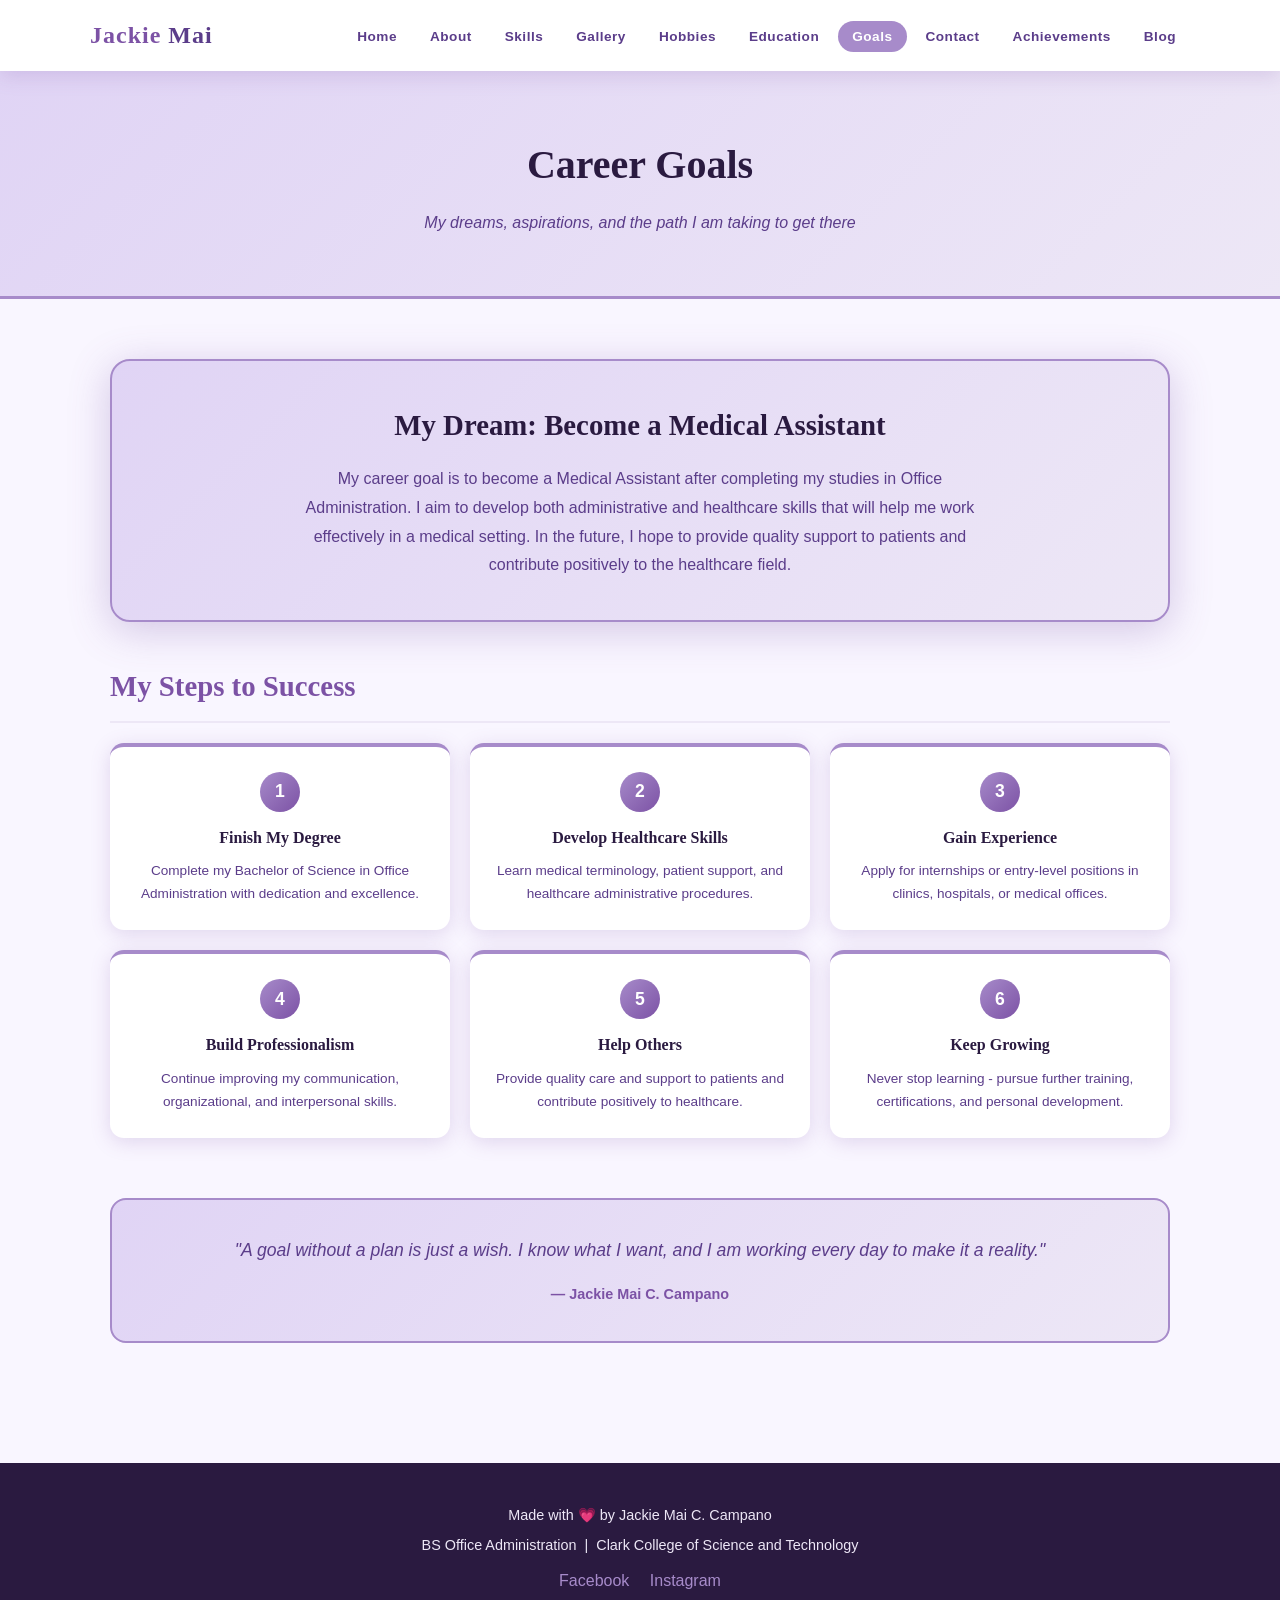
<file: goals.html>
<!DOCTYPE html>
<html lang="en">
<head>
  <meta charset="UTF-8" />
  <meta name="viewport" content="width=device-width, initial-scale=1.0" />
  <title>Jackie Mai | Career Goals</title>
  <link rel="stylesheet" href="css/style.css" />
</head>
<body>

  <nav>
    <div class="nav-container">
      <div class="nav-logo">Jackie <span>Mai</span></div>
      <ul class="nav-links">
        <li><a href="index.html">Home</a></li>
        <li><a href="about.html">About</a></li>
        <li><a href="skills.html">Skills</a></li>
        <li><a href="gallery.html">Gallery</a></li>
        <li><a href="hobbies.html">Hobbies</a></li>
        <li><a href="education.html">Education</a></li>
        <li><a href="goals.html" class="active">Goals</a></li>
        <li><a href="contact.html">Contact</a></li>
        <li><a href="achievements.html">Achievements</a></li>
        <li><a href="blog.html">Blog</a></li>
      </ul>
    </div>
  </nav>

  <div class="page-header">
    <h1>Career Goals</h1>
    <p>My dreams, aspirations, and the path I am taking to get there</p>
  </div>

  <div class="main-content">

    <div class="goal-main-card">
      <h2>My Dream: Become a Medical Assistant</h2>
      <p>
        My career goal is to become a Medical Assistant after completing my studies
        in Office Administration. I aim to develop both administrative and healthcare
        skills that will help me work effectively in a medical setting. In the future,
        I hope to provide quality support to patients and contribute positively to
        the healthcare field.
      </p>
    </div>

    <div class="section">
      <h2 class="section-title">My Steps to Success</h2>
      <div class="goal-steps-grid">

        <div class="goal-step">
          <div class="step-number">1</div>
          <h3>Finish My Degree</h3>
          <p>Complete my Bachelor of Science in Office Administration with dedication and excellence.</p>
        </div>

        <div class="goal-step">
          <div class="step-number">2</div>
          <h3>Develop Healthcare Skills</h3>
          <p>Learn medical terminology, patient support, and healthcare administrative procedures.</p>
        </div>

        <div class="goal-step">
          <div class="step-number">3</div>
          <h3>Gain Experience</h3>
          <p>Apply for internships or entry-level positions in clinics, hospitals, or medical offices.</p>
        </div>

        <div class="goal-step">
          <div class="step-number">4</div>
          <h3>Build Professionalism</h3>
          <p>Continue improving my communication, organizational, and interpersonal skills.</p>
        </div>

        <div class="goal-step">
          <div class="step-number">5</div>
          <h3>Help Others</h3>
          <p>Provide quality care and support to patients and contribute positively to healthcare.</p>
        </div>

        <div class="goal-step">
          <div class="step-number">6</div>
          <h3>Keep Growing</h3>
          <p>Never stop learning - pursue further training, certifications, and personal development.</p>
        </div>

      </div>
    </div>

    <div class="hobbies-quote-box">
      <p>"A goal without a plan is just a wish. I know what I want, and I am
         working every day to make it a reality."</p>
      <span>— Jackie Mai C. Campano</span>
    </div>

  </div>

  <footer>
    <p>Made with 💗 by Jackie Mai C. Campano</p>
    <p>BS Office Administration &nbsp;|&nbsp; Clark College of Science and Technology</p>
    <div class="footer-links">
      <a href="https://www.facebook.com/jackiemaicampano" target="_blank">Facebook</a>
      <a href="https://www.instagram.com/jackiemaii_" target="_blank">Instagram</a>
    </div>
  </footer>

</body>
</html>
</file>
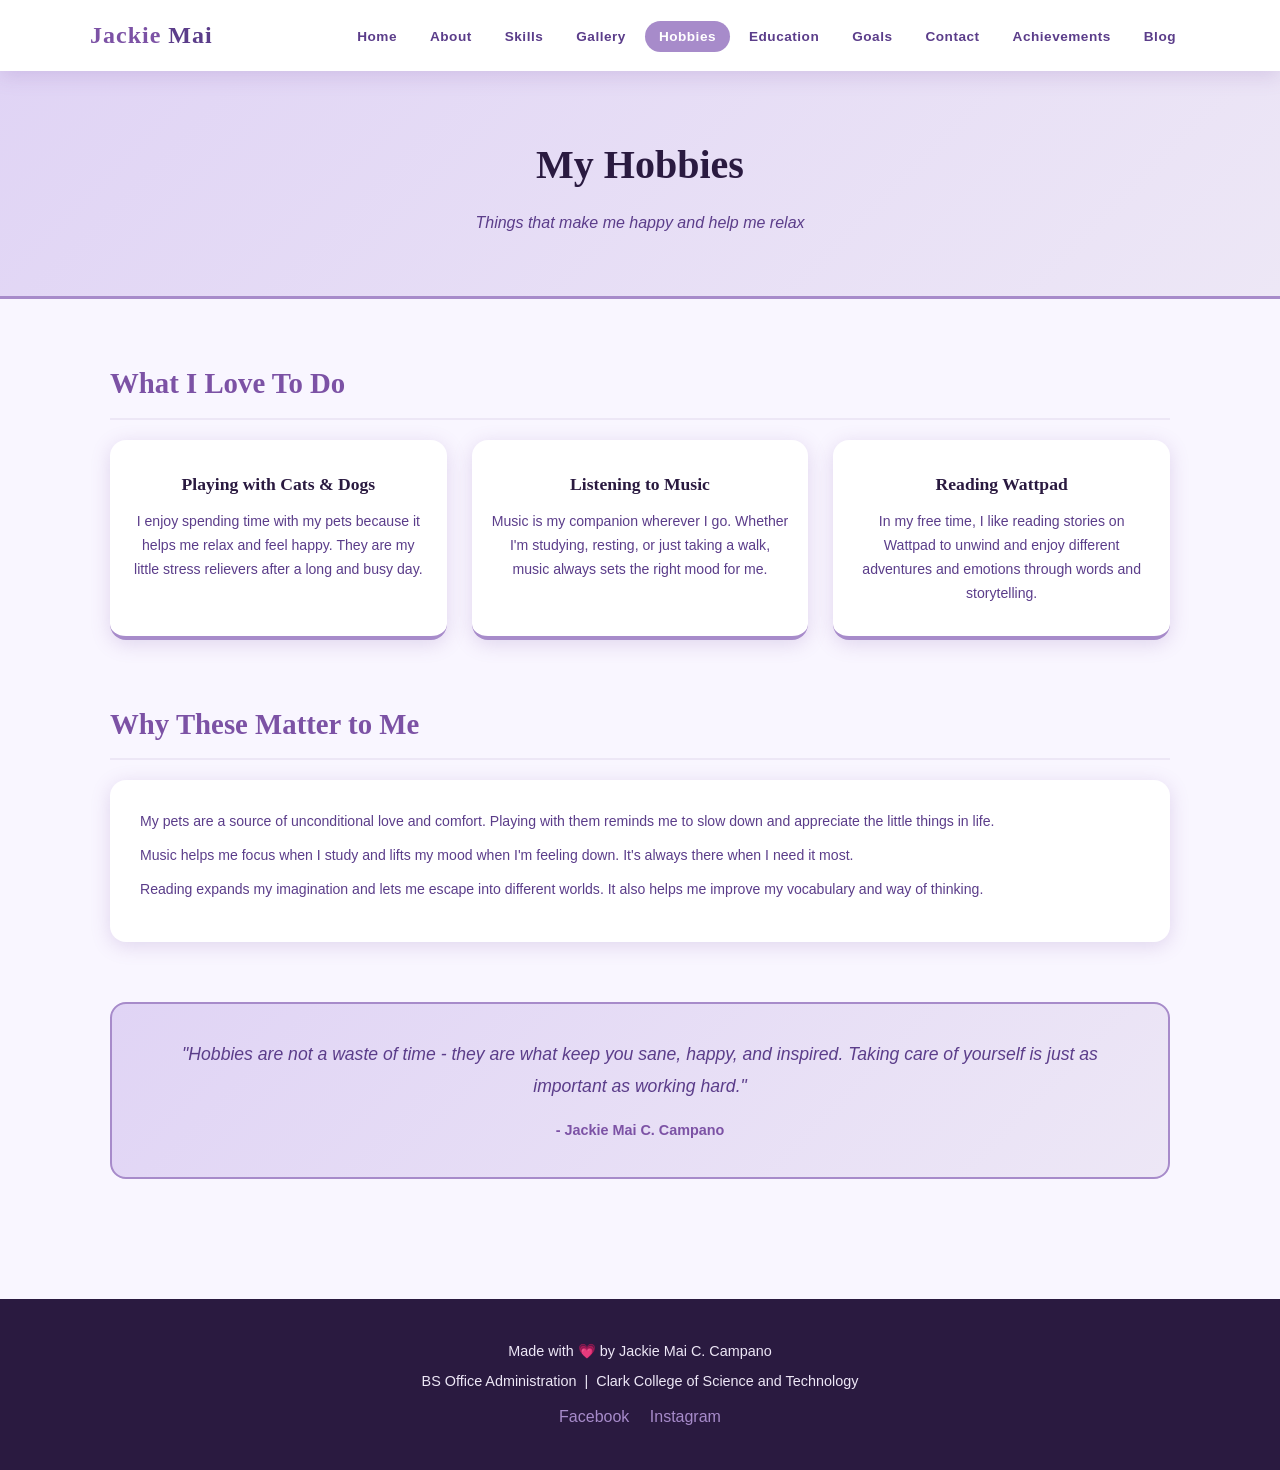
<file: hobbies.html>
<!DOCTYPE html>
<html lang="en">
<head>
  <meta charset="UTF-8" />
  <meta name="viewport" content="width=device-width, initial-scale=1.0" />
  <title>Jackie Mai | Hobbies</title>
  <link rel="stylesheet" href="css/style.css" />
</head>
<body>


  <nav>
    <div class="nav-container">
      <div class="nav-logo">Jackie <span>Mai</span></div>
      <ul class="nav-links">
        <li><a href="index.html">Home</a></li>
        <li><a href="about.html">About</a></li>
        <li><a href="skills.html">Skills</a></li>
        <li><a href="gallery.html">Gallery</a></li>
        <li><a href="hobbies.html" class="active">Hobbies</a></li>
        <li><a href="education.html">Education</a></li>
        <li><a href="goals.html">Goals</a></li>
        <li><a href="contact.html">Contact</a></li>
        <li><a href="achievements.html">Achievements</a></li>
        <li><a href="blog.html">Blog</a></li>
      </ul>
    </div>
  </nav>


  <div class="page-header">
    <h1>My Hobbies</h1>
    <p>Things that make me happy and help me relax</p>
  </div>


  <div class="main-content">

    <div class="section">
      <h2 class="section-title">What I Love To Do</h2>

      <div class="hobbies-grid">

        <div class="hobby-card">
          <h3>Playing with Cats &amp; Dogs</h3>
          <p>
            I enjoy spending time with my pets because it helps me relax and feel happy.
            They are my little stress relievers after a long and busy day.
          </p>
        </div>

        <div class="hobby-card">
          <h3>Listening to Music</h3>
          <p>
            Music is my companion wherever I go. Whether I'm studying, resting, or
            just taking a walk, music always sets the right mood for me.
          </p>
        </div>

        <div class="hobby-card">
          <h3>Reading Wattpad</h3>
          <p>
            In my free time, I like reading stories on Wattpad to unwind and enjoy
            different adventures and emotions through words and storytelling.
          </p>
        </div>

      </div>
    </div>


    <div class="section">
      <h2 class="section-title">Why These Matter to Me</h2>

      <div class="card">
        <div class="about-detail-item">
          <span>
            My pets are a source of unconditional love and comfort. Playing with them
            reminds me to slow down and appreciate the little things in life.
          </span>
        </div>
        <div class="about-detail-item">
          <span>
            Music helps me focus when I study and lifts my mood when I'm feeling down.
            It's always there when I need it most.
          </span>
        </div>
        <div class="about-detail-item">
          <span>
            Reading expands my imagination and lets me escape into different worlds.
            It also helps me improve my vocabulary and way of thinking.
          </span>
        </div>
      </div>
    </div>


    <div class="hobbies-quote-box">
      <p>"Hobbies are not a waste of time - they are what keep you sane, happy, and
         inspired. Taking care of yourself is just as important as working hard."</p>
      <span>- Jackie Mai C. Campano</span>
    </div>

  </div>


  <footer>
    <p>Made with 💗 by Jackie Mai C. Campano</p>
    <p>BS Office Administration &nbsp;|&nbsp; Clark College of Science and Technology</p>
    <div class="footer-links">
      <a href="https://www.facebook.com/jackiemaicampano" target="_blank">Facebook</a>
      <a href="https://www.instagram.com/jackiemaii_" target="_blank">Instagram</a>
    </div>
  </footer>

</body>
</html>
</file>
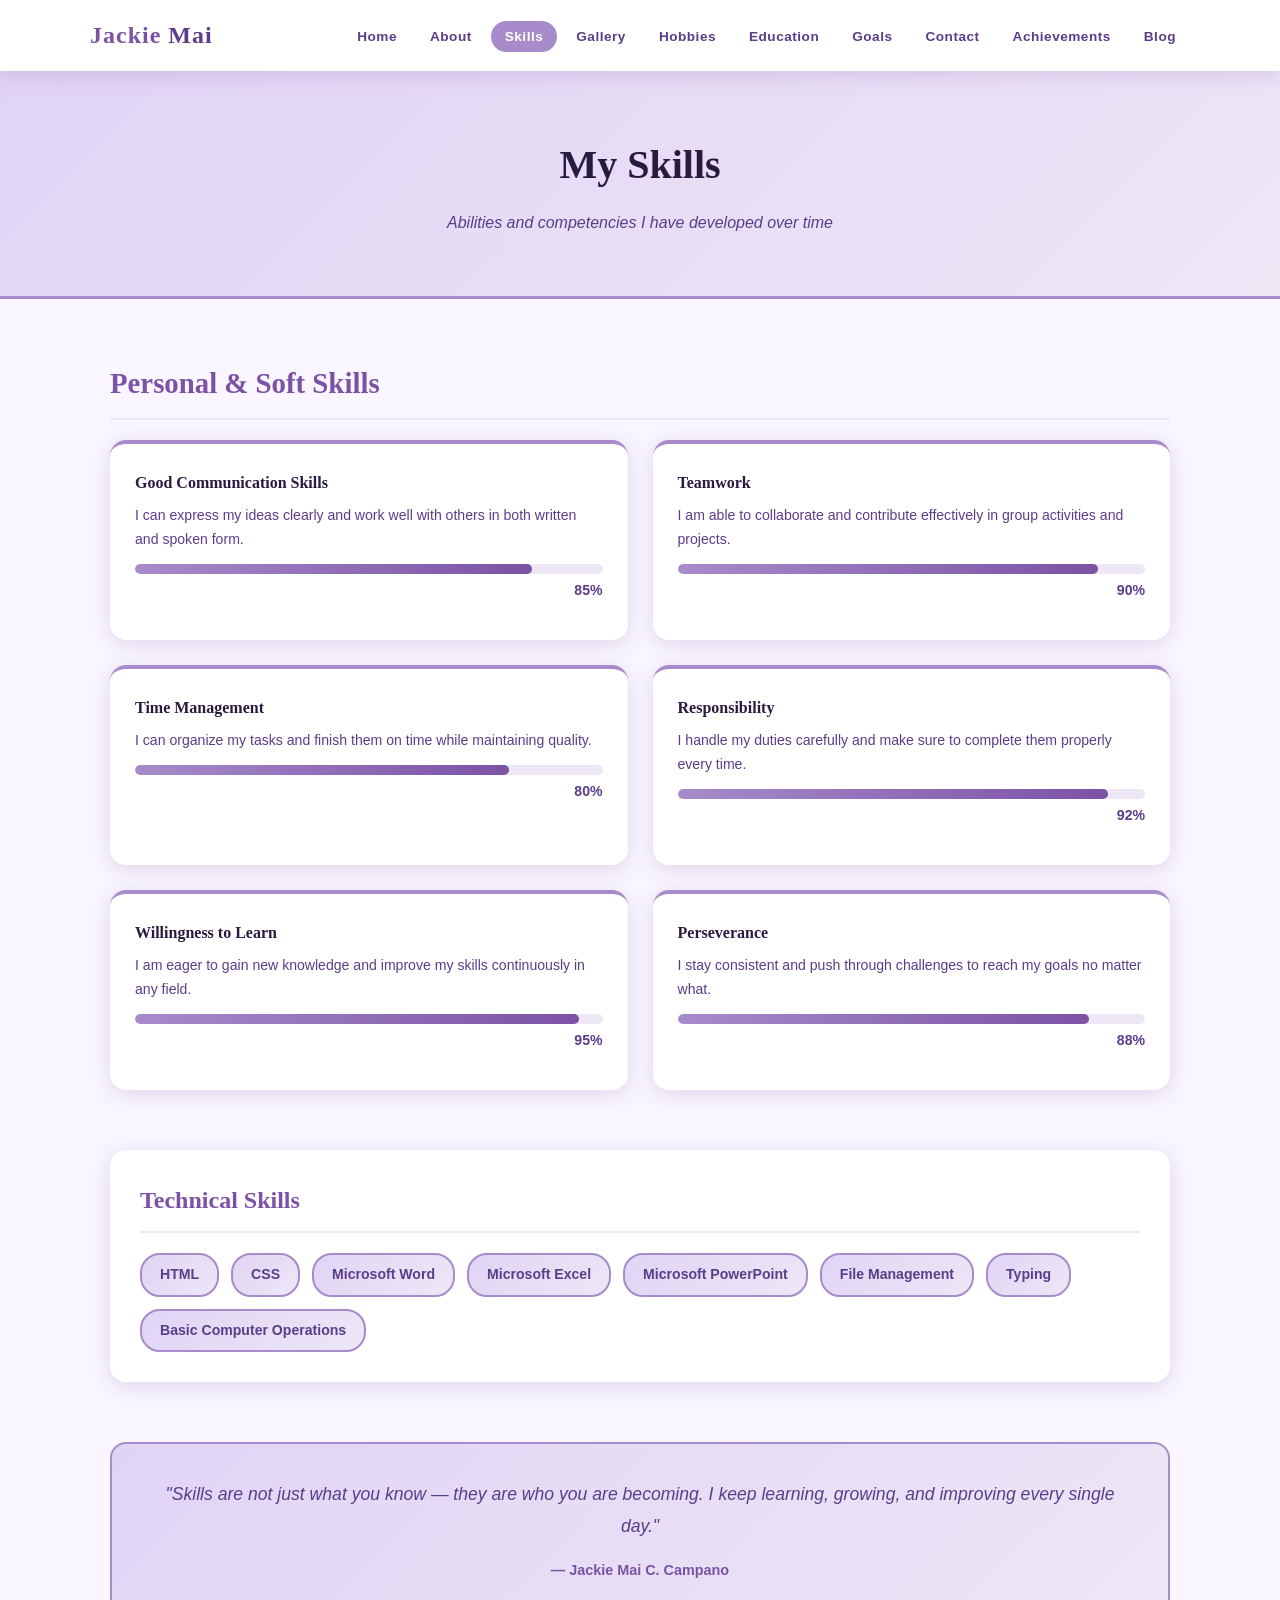
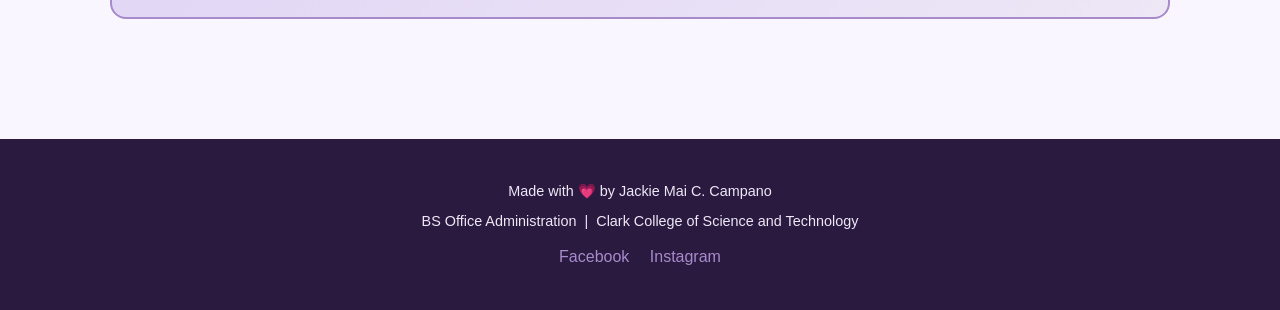
<file: skills.html>
<!DOCTYPE html>
<html lang="en">
<head>
  <meta charset="UTF-8" />
  <meta name="viewport" content="width=device-width, initial-scale=1.0" />
  <title>Jackie Mai | Skills</title>
  <link rel="stylesheet" href="css/style.css" />
</head>
<body>


  <nav>
    <div class="nav-container">
      <div class="nav-logo">Jackie <span>Mai</span></div>
      <ul class="nav-links">
        <li><a href="index.html">Home</a></li>
        <li><a href="about.html">About</a></li>
        <li><a href="skills.html" class="active">Skills</a></li>
        <li><a href="gallery.html">Gallery</a></li>
        <li><a href="hobbies.html">Hobbies</a></li>
        <li><a href="education.html">Education</a></li>
        <li><a href="goals.html">Goals</a></li>
        <li><a href="contact.html">Contact</a></li>
        <li><a href="achievements.html">Achievements</a></li>
        <li><a href="blog.html">Blog</a></li>
      </ul>
    </div>
  </nav>


  <div class="page-header">
    <h1>My Skills</h1>
    <p>Abilities and competencies I have developed over time</p>
  </div>

 
  <div class="main-content">

    <div class="section">
      <h2 class="section-title">Personal &amp; Soft Skills</h2>
      <div class="skills-grid">

        <div class="skill-card">
          <h3>Good Communication Skills</h3>
          <p>I can express my ideas clearly and work well with others in both written and spoken form.</p>
          <div class="skill-bar-wrapper">
            <div class="skill-bar" style="width: 85%;"></div>
          </div>
          <p class="skill-percent">85%</p>
        </div>

        <div class="skill-card">
          <h3>Teamwork</h3>
          <p>I am able to collaborate and contribute effectively in group activities and projects.</p>
          <div class="skill-bar-wrapper">
            <div class="skill-bar" style="width: 90%;"></div>
          </div>
          <p class="skill-percent">90%</p>
        </div>

        <div class="skill-card">
          <h3>Time Management</h3>
          <p>I can organize my tasks and finish them on time while maintaining quality.</p>
          <div class="skill-bar-wrapper">
            <div class="skill-bar" style="width: 80%;"></div>
          </div>
          <p class="skill-percent">80%</p>
        </div>

        <div class="skill-card">
          <h3>Responsibility</h3>
          <p>I handle my duties carefully and make sure to complete them properly every time.</p>
          <div class="skill-bar-wrapper">
            <div class="skill-bar" style="width: 92%;"></div>
          </div>
          <p class="skill-percent">92%</p>
        </div>

        <div class="skill-card">
          <h3>Willingness to Learn</h3>
          <p>I am eager to gain new knowledge and improve my skills continuously in any field.</p>
          <div class="skill-bar-wrapper">
            <div class="skill-bar" style="width: 95%;"></div>
          </div>
          <p class="skill-percent">95%</p>
        </div>

        <div class="skill-card">
          <h3>Perseverance</h3>
          <p>I stay consistent and push through challenges to reach my goals no matter what.</p>
          <div class="skill-bar-wrapper">
            <div class="skill-bar" style="width: 88%;"></div>
          </div>
          <p class="skill-percent">88%</p>
        </div>

      </div>
    </div>

    <div class="section">
      <div class="tech-skills-box">
        <h2>Technical Skills</h2>
        <div class="tech-tags">
          <span class="tech-tag"> HTML</span>
          <span class="tech-tag"> CSS</span>
          <span class="tech-tag"> Microsoft Word</span>
          <span class="tech-tag"> Microsoft Excel</span>
          <span class="tech-tag"> Microsoft PowerPoint</span>
          <span class="tech-tag"> File Management</span>
          <span class="tech-tag"> Typing</span>
          <span class="tech-tag"> Basic Computer Operations</span>
        </div>
      </div>
    </div>


    <div class="hobbies-quote-box">
      <p>"Skills are not just what you know — they are who you are becoming. I keep learning,
         growing, and improving every single day."</p>
      <span>— Jackie Mai C. Campano</span>
    </div>

  </div>

  <footer>
    <p>Made with 💗 by Jackie Mai C. Campano</p>
    <p>BS Office Administration &nbsp;|&nbsp; Clark College of Science and Technology</p>
    <div class="footer-links">
      <a href="https://www.facebook.com/jackiemaicampano" target="_blank">Facebook</a>
      <a href="https://www.instagram.com/jackiemaii_" target="_blank">Instagram</a>
    </div>
  </footer>

</body>
</html>
</file>
<file: css/style.css>
:root {
  --pink: #a78bca;
  --dark-pink: #7c52a5;
  --light-pink: #ede7f6;
  --soft-pink: #e0d4f5;
  --cream: #f9f6ff;
  --dark: #2a1a40;
  --medium: #5b3d8a;
  --white: #ffffff;
  --shadow: 0 4px 20px rgba(124, 82, 165, 0.2);
  --shadow-big: 0 8px 40px rgba(124, 82, 165, 0.3);
}

* {
  margin: 0;
  padding: 0;
  box-sizing: border-box;
}

body {
  font-family: 'Lato', sans-serif;
  background-color: var(--cream);
  color: var(--dark);
  line-height: 1.7;
}

h1, h2, h3, h4 {
  font-family: 'Playfair Display', serif;
}

a {
  text-decoration: none;
  color: inherit;
}

img {
  max-width: 100%;
  display: block;
}

ul {
  list-style: none;
}

nav {
  background-color: var(--white);
  box-shadow: var(--shadow);
  position: sticky;
  top: 0;
  z-index: 100;
  padding: 0 20px;
}

.nav-container {
  max-width: 1100px;
  margin: 0 auto;
  display: flex;
  justify-content: space-between;
  align-items: center;
  padding: 15px 0;
  flex-wrap: wrap;
  gap: 10px;
}

.nav-logo {
  font-family: 'Playfair Display', serif;
  font-size: 1.5rem;
  font-weight: 700;
  color: var(--dark-pink);
  letter-spacing: 1px;
}

.nav-logo span {
  color: var(--medium);
}

.nav-links {
  display: flex;
  flex-wrap: wrap;
  gap: 5px;
}

.nav-links li a {
  padding: 8px 14px;
  border-radius: 20px;
  font-size: 0.85rem;
  font-weight: 700;
  color: var(--medium);
  transition: background-color 0.3s, color 0.3s;
  letter-spacing: 0.5px;
}

.nav-links li a:hover,
.nav-links li a.active {
  background-color: var(--pink);
  color: var(--white);
}

.page-header {
  background: linear-gradient(135deg, var(--soft-pink) 0%, var(--light-pink) 100%);
  padding: 60px 20px;
  text-align: center;
  border-bottom: 3px solid var(--pink);
}

.page-header h1 {
  font-size: 2.5rem;
  color: var(--dark);
  margin-bottom: 10px;
}

.page-header p {
  font-size: 1rem;
  color: var(--medium);
  font-style: italic;
}

.main-content {
  max-width: 1100px;
  margin: 0 auto;
  padding: 60px 20px;
}

.section {
  margin-bottom: 60px;
}

.section-title {
  font-size: 1.8rem;
  color: var(--dark-pink);
  margin-bottom: 20px;
  padding-bottom: 10px;
  border-bottom: 2px solid var(--light-pink);
}

.card {
  background-color: var(--white);
  border-radius: 16px;
  padding: 30px;
  box-shadow: var(--shadow);
  margin-bottom: 20px;
}

.btn {
  display: inline-block;
  padding: 12px 28px;
  background-color: var(--pink);
  color: var(--white);
  border-radius: 30px;
  font-weight: 700;
  font-size: 0.95rem;
  letter-spacing: 0.5px;
  transition: background-color 0.3s, transform 0.2s;
  cursor: pointer;
  border: none;
}

.btn:hover {
  background-color: var(--dark-pink);
  transform: translateY(-2px);
}

.btn-outline {
  background-color: transparent;
  border: 2px solid var(--pink);
  color: var(--dark-pink);
}

.btn-outline:hover {
  background-color: var(--pink);
  color: var(--white);
}

footer {
  background-color: var(--dark);
  color: var(--light-pink);
  text-align: center;
  padding: 40px 20px;
  margin-top: 60px;
}

footer p {
  font-size: 0.9rem;
  margin-bottom: 5px;
}

footer .footer-links {
  margin-top: 10px;
}

footer .footer-links a {
  color: var(--pink);
  margin: 0 8px;
}

footer .footer-links a:hover {
  color: var(--white);
}

.photo-placeholder {
  background: linear-gradient(135deg, var(--soft-pink), var(--light-pink));
  border: 2px dashed var(--pink);
  border-radius: 12px;
  display: flex;
  flex-direction: column;
  align-items: center;
  justify-content: center;
  color: var(--medium);
  font-size: 0.85rem;
  text-align: center;
  padding: 20px;
  min-height: 200px;
}

.photo-placeholder .ph-icon {
  font-size: 3rem;
  margin-bottom: 10px;
}

.hero {
  background: linear-gradient(135deg, #ede7f6 0%, #e0d4f5 50%, #ede7f6 100%);
  padding: 80px 20px;
  text-align: center;
  position: relative;
  overflow: hidden;
}

.hero::before {
  content: '';
  position: absolute;
  top: -50px;
  right: -50px;
  width: 250px;
  height: 250px;
  border-radius: 50%;
  background-color: rgba(167, 139, 202, 0.2);
}

.hero::after {
  content: '';
  position: absolute;
  bottom: -60px;
  left: -60px;
  width: 300px;
  height: 300px;
  border-radius: 50%;
  background-color: rgba(167, 139, 202, 0.15);
}

.hero-content {
  position: relative;
  z-index: 1;
  max-width: 700px;
  margin: 0 auto;
}

.hero-avatar {
  width: 150px;
  height: 150px;
  border-radius: 50%;
  background: linear-gradient(135deg, var(--pink), var(--dark-pink));
  margin: 0 auto 25px auto;
  display: flex;
  align-items: center;
  justify-content: center;
  font-size: 4rem;
  box-shadow: 0 8px 30px rgba(201, 123, 153, 0.4);
  border: 5px solid var(--white);
}

.hero h1 {
  font-size: 3rem;
  color: var(--dark);
  margin-bottom: 8px;
}

.hero h1 span {
  color: var(--dark-pink);
}

.hero-tagline {
  font-style: italic;
  font-size: 1.1rem;
  color: var(--medium);
  margin-bottom: 15px;
  letter-spacing: 1px;
}

.hero-intro {
  font-size: 1rem;
  color: var(--dark);
  margin-bottom: 30px;
  line-height: 1.8;
}

.hero-buttons {
  display: flex;
  gap: 15px;
  justify-content: center;
  flex-wrap: wrap;
}

.info-grid {
  display: grid;
  grid-template-columns: repeat(3, 1fr);
  gap: 20px;
  margin-bottom: 50px;
}

.info-card {
  background-color: var(--white);
  border-radius: 16px;
  padding: 30px 20px;
  text-align: center;
  box-shadow: var(--shadow);
  border-top: 4px solid var(--pink);
  transition: transform 0.3s;
}

.info-card:hover {
  transform: translateY(-5px);
}

.info-card .card-icon {
  font-size: 2.5rem;
  margin-bottom: 12px;
}

.info-card h3 {
  font-size: 1rem;
  color: var(--dark-pink);
  margin-bottom: 8px;
}

.info-card p {
  font-size: 0.9rem;
  color: var(--medium);
}

.quick-links-box {
  background-color: var(--white);
  border-radius: 16px;
  padding: 40px;
  box-shadow: var(--shadow);
  text-align: center;
}

.quick-links-box h2 {
  font-size: 1.8rem;
  color: var(--dark);
  margin-bottom: 10px;
}

.quick-links-box p {
  color: var(--medium);
  margin-bottom: 30px;
}

.links-grid {
  display: grid;
  grid-template-columns: repeat(3, 1fr);
  gap: 15px;
}

.link-card {
  background-color: var(--cream);
  border-radius: 12px;
  padding: 20px 15px;
  text-align: center;
  border: 2px solid var(--light-pink);
  transition: border-color 0.3s, background-color 0.3s, transform 0.3s;
  display: block;
}

.link-card:hover {
  border-color: var(--pink);
  background-color: var(--soft-pink);
  transform: translateY(-3px);
}

.link-card .lc-icon {
  font-size: 2rem;
  margin-bottom: 8px;
}

.link-card span {
  display: block;
  font-size: 0.85rem;
  font-weight: 700;
  color: var(--medium);
}

.about-grid {
  display: grid;
  grid-template-columns: 1fr 2fr;
  gap: 40px;
  align-items: start;
  margin-bottom: 50px;
}

.about-photo-box {
  background: linear-gradient(135deg, var(--soft-pink), var(--light-pink));
  border-radius: 20px;
  padding: 30px 20px;
  text-align: center;
  box-shadow: var(--shadow);
  border: 3px solid var(--pink);
}

.profile-circle {
  width: 150px;
  height: 150px;
  border-radius: 50%;
  background: linear-gradient(135deg, var(--pink), var(--dark-pink));
  margin: 0 auto 20px auto;
  display: flex;
  align-items: center;
  justify-content: center;
  font-size: 5rem;
  box-shadow: 0 6px 25px rgba(201, 123, 153, 0.4);
  border: 4px solid var(--white);
}

.about-photo-box h2 {
  font-size: 1.4rem;
  color: var(--dark);
  margin-bottom: 5px;
}

.about-photo-box .about-course {
  font-size: 0.85rem;
  color: var(--medium);
  font-style: italic;
  margin-bottom: 15px;
}

.about-detail-item {
  display: flex;
  align-items: center;
  gap: 10px;
  margin-bottom: 10px;
  font-size: 0.88rem;
  color: var(--medium);
  text-align: left;
}

.about-detail-item .d-icon {
  font-size: 1.2rem;
}

.about-bio-box {
  background-color: var(--white);
  border-radius: 16px;
  padding: 35px;
  box-shadow: var(--shadow);
}

.about-bio-box h2 {
  font-size: 1.6rem;
  color: var(--dark-pink);
  margin-bottom: 15px;
  padding-bottom: 10px;
  border-bottom: 2px solid var(--light-pink);
}

.about-bio-box p {
  color: var(--medium);
  margin-bottom: 15px;
  font-size: 0.97rem;
  line-height: 1.8;
}

.about-values {
  margin-top: 15px;
  display: flex;
  flex-wrap: wrap;
  gap: 10px;
}

.value-tag {
  background-color: var(--soft-pink);
  color: var(--dark-pink);
  border: 1.5px solid var(--pink);
  border-radius: 20px;
  padding: 5px 14px;
  font-size: 0.85rem;
  font-weight: 700;
}

.edu-timeline {
  position: relative;
  padding-left: 40px;
}

.edu-timeline::before {
  content: '';
  position: absolute;
  left: 15px;
  top: 0;
  bottom: 0;
  width: 3px;
  background: linear-gradient(to bottom, var(--pink), var(--light-pink));
  border-radius: 3px;
}

.edu-item {
  position: relative;
  background-color: var(--white);
  border-radius: 14px;
  padding: 25px 25px 25px 25px;
  margin-bottom: 25px;
  box-shadow: var(--shadow);
  border-left: 4px solid var(--pink);
  transition: transform 0.3s;
}

.edu-item:hover {
  transform: translateX(5px);
}

.edu-item::before {
  content: '';
  position: absolute;
  left: -30px;
  top: 28px;
  width: 16px;
  height: 16px;
  border-radius: 50%;
  background-color: var(--dark-pink);
  border: 3px solid var(--white);
  box-shadow: 0 0 0 3px var(--pink);
}

.edu-level {
  display: inline-block;
  background-color: var(--soft-pink);
  color: var(--dark-pink);
  border-radius: 12px;
  padding: 4px 12px;
  font-size: 0.78rem;
  font-weight: 700;
  margin-bottom: 8px;
  text-transform: uppercase;
  letter-spacing: 1px;
}

.edu-item h3 {
  font-size: 1.1rem;
  color: var(--dark);
  margin-bottom: 5px;
}

.edu-item .edu-address {
  font-size: 0.85rem;
  color: var(--medium);
  margin-bottom: 5px;
}

.edu-item .edu-year {
  font-size: 0.82rem;
  color: var(--pink);
  font-weight: 700;
}

.skills-grid {
  display: grid;
  grid-template-columns: repeat(2, 1fr);
  gap: 25px;
  margin-bottom: 40px;
}

.skill-card {
  background-color: var(--white);
  border-radius: 16px;
  padding: 25px;
  box-shadow: var(--shadow);
  border-top: 4px solid var(--pink);
  transition: transform 0.3s;
}

.skill-card:hover {
  transform: translateY(-4px);
}

.skill-card .skill-icon {
  font-size: 2rem;
  margin-bottom: 12px;
}

.skill-card h3 {
  font-size: 1rem;
  color: var(--dark);
  margin-bottom: 8px;
}

.skill-card p {
  font-size: 0.88rem;
  color: var(--medium);
  margin-bottom: 12px;
}

.skill-bar-wrapper {
  background-color: var(--light-pink);
  border-radius: 10px;
  height: 10px;
  overflow: hidden;
}

.skill-bar {
  height: 10px;
  border-radius: 10px;
  background: linear-gradient(90deg, var(--pink), var(--dark-pink));
}

.skill-percent {
  font-size: 0.8rem;
  color: var(--dark-pink);
  font-weight: 700;
  margin-top: 5px;
  text-align: right;
}

.tech-skills-box {
  background-color: var(--white);
  border-radius: 16px;
  padding: 30px;
  box-shadow: var(--shadow);
}

.tech-skills-box h2 {
  font-size: 1.5rem;
  color: var(--dark-pink);
  margin-bottom: 20px;
  padding-bottom: 10px;
  border-bottom: 2px solid var(--light-pink);
}

.tech-tags {
  display: flex;
  flex-wrap: wrap;
  gap: 12px;
}

.tech-tag {
  background: linear-gradient(135deg, var(--soft-pink), var(--light-pink));
  border: 2px solid var(--pink);
  color: var(--medium);
  border-radius: 20px;
  padding: 8px 18px;
  font-size: 0.88rem;
  font-weight: 700;
  transition: background-color 0.3s, color 0.3s;
}

.tech-tag:hover {
  background: var(--pink);
  color: var(--white);
}

.gallery-section-title {
  font-size: 1.4rem;
  color: var(--dark-pink);
  margin-bottom: 5px;
  margin-top: 40px;
}

.gallery-section-desc {
  font-size: 0.9rem;
  color: var(--medium);
  font-style: italic;
  margin-bottom: 20px;
}

.gallery-grid {
  display: grid;
  grid-template-columns: repeat(3, 1fr);
  gap: 20px;
  margin-bottom: 15px;
}

.gallery-item {
  background-color: var(--white);
  border-radius: 14px;
  overflow: hidden;
  box-shadow: var(--shadow);
  transition: transform 0.3s, box-shadow 0.3s;
}

.gallery-item:hover {
  transform: translateY(-5px);
  box-shadow: var(--shadow-big);
}

.gallery-item .g-photo {
  background: linear-gradient(135deg, var(--soft-pink), var(--light-pink));
  height: 200px;
  display: flex;
  align-items: center;
  justify-content: center;
  font-size: 4rem;
  border-bottom: 2px solid var(--light-pink);
  overflow: hidden;
}

.gallery-item .g-photo img {
  width: 100%;
  height: 100%;
  object-fit: cover;
  display: block;
}

.gallery-item .g-caption {
  padding: 15px;
}

.gallery-item .g-caption h4 {
  font-size: 0.95rem;
  color: var(--dark);
  margin-bottom: 4px;
}

.gallery-item .g-caption p {
  font-size: 0.82rem;
  color: var(--medium);
}

.gallery-divider {
  border: none;
  border-top: 2px dashed var(--light-pink);
  margin: 40px 0 10px 0;
}

.hobbies-grid {
  display: grid;
  grid-template-columns: repeat(3, 1fr);
  gap: 25px;
  margin-bottom: 40px;
}

.hobby-card {
  background-color: var(--white);
  border-radius: 16px;
  padding: 30px 20px;
  text-align: center;
  box-shadow: var(--shadow);
  border-bottom: 4px solid var(--pink);
  transition: transform 0.3s;
}

.hobby-card:hover {
  transform: translateY(-5px);
}

.hobby-card .hobby-icon {
  font-size: 3.5rem;
  margin-bottom: 15px;
}

.hobby-card h3 {
  font-size: 1.1rem;
  color: var(--dark);
  margin-bottom: 10px;
}

.hobby-card p {
  font-size: 0.88rem;
  color: var(--medium);
  line-height: 1.7;
}

.hobbies-quote-box {
  background: linear-gradient(135deg, var(--soft-pink), var(--light-pink));
  border-radius: 16px;
  padding: 35px;
  text-align: center;
  border: 2px solid var(--pink);
}

.hobbies-quote-box p {
  font-size: 1.1rem;
  font-style: italic;
  color: var(--medium);
  line-height: 1.8;
}

.hobbies-quote-box span {
  display: block;
  margin-top: 15px;
  font-size: 0.9rem;
  font-weight: 700;
  color: var(--dark-pink);
}

.goal-main-card {
  background: linear-gradient(135deg, var(--soft-pink), var(--light-pink));
  border-radius: 20px;
  padding: 40px;
  box-shadow: var(--shadow-big);
  border: 2px solid var(--pink);
  margin-bottom: 40px;
  text-align: center;
}

.goal-main-card .goal-icon {
  font-size: 4rem;
  margin-bottom: 15px;
}

.goal-main-card h2 {
  font-size: 1.8rem;
  color: var(--dark);
  margin-bottom: 15px;
}

.goal-main-card p {
  font-size: 1rem;
  color: var(--medium);
  line-height: 1.8;
  max-width: 700px;
  margin: 0 auto;
}

.goal-steps-grid {
  display: grid;
  grid-template-columns: repeat(3, 1fr);
  gap: 20px;
}

.goal-step {
  background-color: var(--white);
  border-radius: 14px;
  padding: 25px 20px;
  text-align: center;
  box-shadow: var(--shadow);
  border-top: 4px solid var(--pink);
  transition: transform 0.3s;
}

.goal-step:hover {
  transform: translateY(-5px);
}

.goal-step .step-number {
  width: 40px;
  height: 40px;
  border-radius: 50%;
  background: linear-gradient(135deg, var(--pink), var(--dark-pink));
  color: var(--white);
  font-weight: 700;
  font-size: 1.1rem;
  display: flex;
  align-items: center;
  justify-content: center;
  margin: 0 auto 12px auto;
}

.goal-step h3 {
  font-size: 1rem;
  color: var(--dark);
  margin-bottom: 8px;
}

.goal-step p {
  font-size: 0.85rem;
  color: var(--medium);
}

.contact-grid {
  display: grid;
  grid-template-columns: 1fr 1fr;
  gap: 40px;
  margin-bottom: 40px;
}

.contact-info-box {
  background-color: var(--white);
  border-radius: 16px;
  padding: 35px;
  box-shadow: var(--shadow);
}

.contact-info-box h2 {
  font-size: 1.5rem;
  color: var(--dark-pink);
  margin-bottom: 20px;
  padding-bottom: 10px;
  border-bottom: 2px solid var(--light-pink);
}

.contact-item {
  display: flex;
  align-items: flex-start;
  gap: 15px;
  margin-bottom: 20px;
}

.contact-item .ci-icon {
  font-size: 1.8rem;
  flex-shrink: 0;
}

.contact-item h4 {
  font-size: 0.9rem;
  color: var(--dark-pink);
  margin-bottom: 4px;
}

.contact-item p {
  font-size: 0.88rem;
  color: var(--medium);
}

.contact-item a {
  color: var(--dark-pink);
  font-size: 0.88rem;
}

.contact-item a:hover {
  color: var(--pink);
}

.contact-form-box {
  background-color: var(--white);
  border-radius: 16px;
  padding: 35px;
  box-shadow: var(--shadow);
}

.contact-form-box h2 {
  font-size: 1.5rem;
  color: var(--dark-pink);
  margin-bottom: 20px;
  padding-bottom: 10px;
  border-bottom: 2px solid var(--light-pink);
}

.form-group {
  margin-bottom: 18px;
}

.form-group label {
  display: block;
  font-size: 0.88rem;
  font-weight: 700;
  color: var(--medium);
  margin-bottom: 6px;
}

.form-group input,
.form-group textarea {
  width: 100%;
  padding: 12px 15px;
  border: 2px solid var(--light-pink);
  border-radius: 10px;
  font-family: 'Lato', sans-serif;
  font-size: 0.9rem;
  color: var(--dark);
  background-color: var(--cream);
  transition: border-color 0.3s;
  outline: none;
}

.form-group input:focus,
.form-group textarea:focus {
  border-color: var(--pink);
}

.form-group textarea {
  height: 120px;
  resize: vertical;
}

.achievements-grid {
  display: grid;
  grid-template-columns: repeat(3, 1fr);
  gap: 25px;
  margin-bottom: 40px;
}

.achievement-card {
  background-color: var(--white);
  border-radius: 16px;
  padding: 30px 20px;
  text-align: center;
  box-shadow: var(--shadow);
  border-top: 4px solid var(--pink);
  transition: transform 0.3s;
}

.achievement-card:hover {
  transform: translateY(-5px);
}

.achievement-card .ach-icon {
  font-size: 3rem;
  margin-bottom: 12px;
}

.achievement-card h3 {
  font-size: 1rem;
  color: var(--dark);
  margin-bottom: 8px;
}

.achievement-card p {
  font-size: 0.85rem;
  color: var(--medium);
  margin-bottom: 8px;
}

.achievement-card .ach-year {
  display: inline-block;
  background-color: var(--soft-pink);
  color: var(--dark-pink);
  border-radius: 12px;
  padding: 3px 12px;
  font-size: 0.78rem;
  font-weight: 700;
}

.achievements-photo-grid {
  display: grid;
  grid-template-columns: repeat(3, 1fr);
  gap: 20px;
}

.ach-photo-item {
  background-color: var(--white);
  border-radius: 14px;
  overflow: hidden;
  box-shadow: var(--shadow);
  transition: transform 0.3s;
}

.ach-photo-item:hover {
  transform: translateY(-4px);
}

.ach-photo-item .ach-photo {
  background: linear-gradient(135deg, var(--soft-pink), var(--light-pink));
  height: 180px;
  display: flex;
  align-items: center;
  justify-content: center;
  font-size: 3.5rem;
  border-bottom: 2px dashed var(--pink);
}

.ach-photo-item .ach-caption {
  padding: 14px;
  text-align: center;
}

.ach-photo-item .ach-caption p {
  font-size: 0.83rem;
  color: var(--medium);
}

.blog-grid {
  display: grid;
  grid-template-columns: repeat(2, 1fr);
  gap: 25px;
}

.blog-card {
  background-color: var(--white);
  border-radius: 16px;
  overflow: hidden;
  box-shadow: var(--shadow);
  transition: transform 0.3s, box-shadow 0.3s;
}

.blog-card:hover {
  transform: translateY(-5px);
  box-shadow: var(--shadow-big);
}

.blog-card .blog-thumb {
  background: linear-gradient(135deg, var(--soft-pink), var(--light-pink));
  height: 160px;
  display: flex;
  align-items: center;
  justify-content: center;
  font-size: 4rem;
  border-bottom: 2px solid var(--light-pink);
}

.blog-card .blog-body {
  padding: 20px;
}

.blog-card .blog-date {
  font-size: 0.78rem;
  color: var(--pink);
  font-weight: 700;
  margin-bottom: 6px;
  text-transform: uppercase;
  letter-spacing: 1px;
}

.blog-card h3 {
  font-size: 1.05rem;
  color: var(--dark);
  margin-bottom: 8px;
}

.blog-card p {
  font-size: 0.87rem;
  color: var(--medium);
  line-height: 1.7;
}

@media (max-width: 900px) {
  .info-grid {
    grid-template-columns: repeat(2, 1fr);
  }

  .skills-grid {
    grid-template-columns: 1fr;
  }

  .about-grid {
    grid-template-columns: 1fr;
  }

  .contact-grid {
    grid-template-columns: 1fr;
  }

  .goal-steps-grid {
    grid-template-columns: repeat(2, 1fr);
  }

  .achievements-grid {
    grid-template-columns: repeat(2, 1fr);
  }

  .achievements-photo-grid {
    grid-template-columns: repeat(2, 1fr);
  }

  .blog-grid {
    grid-template-columns: 1fr;
  }
}

@media (max-width: 768px) {
  .nav-container {
    flex-direction: column;
    align-items: center;
    padding: 8px 0;
    gap: 5px;
  }

  .nav-logo {
    font-size: 1.1rem;
  }

  .nav-links {
    justify-content: center;
    gap: 3px;
  }

  .nav-links li a {
    padding: 4px 8px;
    font-size: 0.68rem;
  }

  .page-header h1 {
    font-size: 1.8rem;
  }

  .main-content {
    padding: 40px 15px;
  }

  .hero h1 {
    font-size: 2rem;
  }

  .gallery-grid {
    grid-template-columns: repeat(2, 1fr);
  }

  .hobbies-grid {
    grid-template-columns: 1fr;
  }

  .links-grid {
    grid-template-columns: repeat(2, 1fr);
  }
}

@media (max-width: 480px) {
  .info-grid {
    grid-template-columns: 1fr;
  }

  .gallery-grid {
    grid-template-columns: 1fr;
  }

  .links-grid {
    grid-template-columns: 1fr;
  }

  .goal-steps-grid {
    grid-template-columns: 1fr;
  }

  .achievements-grid {
    grid-template-columns: 1fr;
  }

  .achievements-photo-grid {
    grid-template-columns: 1fr;
  }
}
</file>
